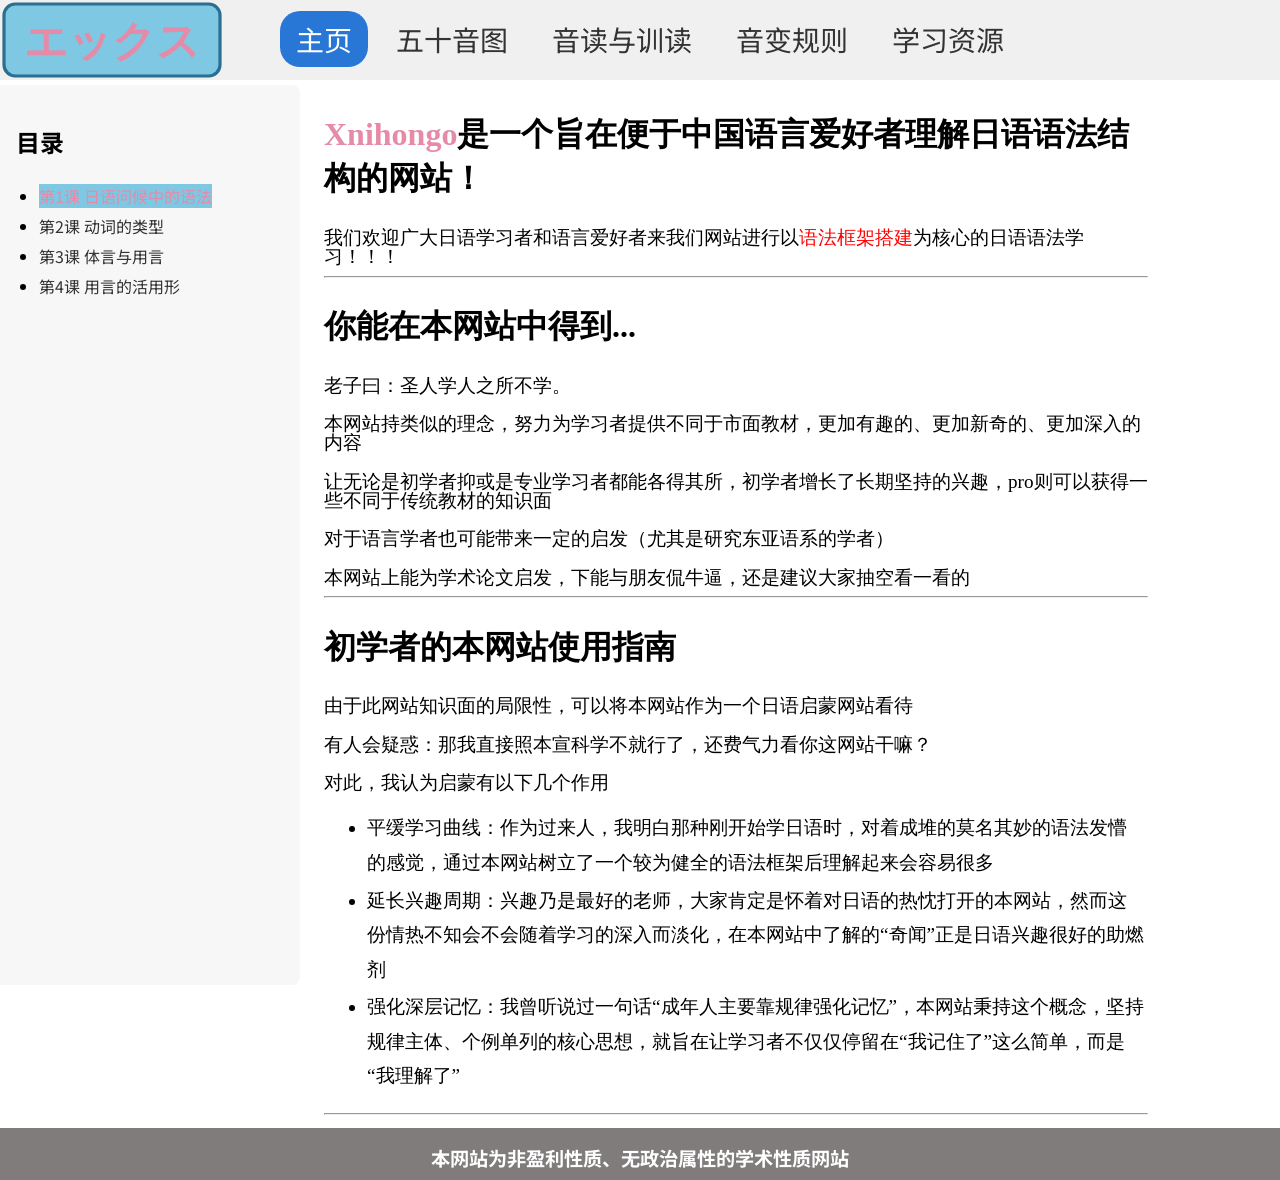
<file: index.html>
<!DOCTYPE html>
<html lang="zh-CN">
<head>
  <meta charset="UTF-8">
  <meta name="viewport" content="width=device-width, initial-scale=1.0">
  <title>Xnihongo</title>
  <link rel="stylesheet" href="style.css">
  <link rel="icon" type="image/svg+xml" href="images/icon.svg">
  <link rel="preconnect" href="https://fonts.googleapis.com">
    <link rel="preconnect" href="https://fonts.gstatic.com" crossorigin>
    <link href="https://fonts.googleapis.com/css2?family=Noto+Sans+JP:wght@400;700&family=Noto+Sans+SC:wght@400;700&display=swap" rel="stylesheet">
</head>
<body>
  <header class="header">
    <div class="header__inner">
        <a href="index.html" class="logo-link">
        <img src="images/logo.svg" alt="Xnihongo" class="logo-img">
        </a>
      <nav class="nav">
        <a href="index.html" class="active">主页</a>
        <a href="gojyuuonzu.html">五十音图</a>
        <a href="onkun.html">音读与训读</a>
        <a href="onbin.html">音变规则</a>
        <a href="jpresource.html">学习资源</a>
      </nav>
    </div>
  </header>

  <div class="page">
    <aside class="sidebar">
      <h3>目录</h3>
      <ul>
        <li><a href="lesson1.html" class="active">第1课 日语问候中的语法</a></li>
        <li><a href="lesson2.html">第2课 动词的类型</a></li>
        <li><a href="lesson3.html">第3课 体言与用言</a></li>
        <li><a href="lesson4.html">第4课 用言的活用形</a></li>
      </ul>
    </aside>
    <div class="content">
      <main>
        <section class="hero">
          <h2><span class="sakura">Xnihongo</span>是一个旨在便于中国语言爱好者理解日语语法结构的网站！</h1>
          <p>我们欢迎广大日语学习者和语言爱好者来我们网站进行以<span class="imp">语法框架搭建</span>为核心的日语语法学习！！！</p>
          <hr>
        </section>
        <section class="hero">
          <h2>你能在本网站中得到...</h1>
          <p>老子曰：圣人学人之所不学。</p>
          <p>本网站持类似的理念，努力为学习者提供不同于市面教材，更加有趣的、更加新奇的、更加深入的内容</p>
          <p>让无论是初学者抑或是专业学习者都能各得其所，初学者增长了长期坚持的兴趣，pro则可以获得一些不同于传统教材的知识面</p>
          <p>对于语言学者也可能带来一定的启发（尤其是研究东亚语系的学者）</p>
          <p>本网站上能为学术论文启发，下能与朋友侃牛逼，还是建议大家抽空看一看的</p>
          <hr>
        </section>
        <section class="hero">
          <h2>初学者的本网站使用指南</h1>
          <p>由于此网站知识面的局限性，可以将本网站作为一个日语启蒙网站看待</p>
          <p>有人会疑惑：那我直接照本宣科学不就行了，还费气力看你这网站干嘛？</p>
          <p>对此，我认为启蒙有以下几个作用</p>
          <ul class="normal">
            <li>平缓学习曲线：作为过来人，我明白那种刚开始学日语时，对着成堆的莫名其妙的语法发懵的感觉，通过本网站树立了一个较为健全的语法框架后理解起来会容易很多</li>
            <li>延长兴趣周期：兴趣乃是最好的老师，大家肯定是怀着对日语的热忱打开的本网站，然而这份情热不知会不会随着学习的深入而淡化，在本网站中了解的“奇闻”正是日语兴趣很好的助燃剂</li>
            <li>强化深层记忆：我曾听说过一句话“成年人主要靠规律强化记忆”，本网站秉持这个概念，坚持规律主体、个例单列的核心思想，就旨在让学习者不仅仅停留在“我记住了”这么简单，而是“我理解了”</li>
          </ul>
          <hr>
        </section>
      </main>
    </div>
  </div>

  <footer>
    <p><strong>本网站为非盈利性质、无政治属性的学术性质网站</strong></p>
  </footer>
</body>
</html>
</file>
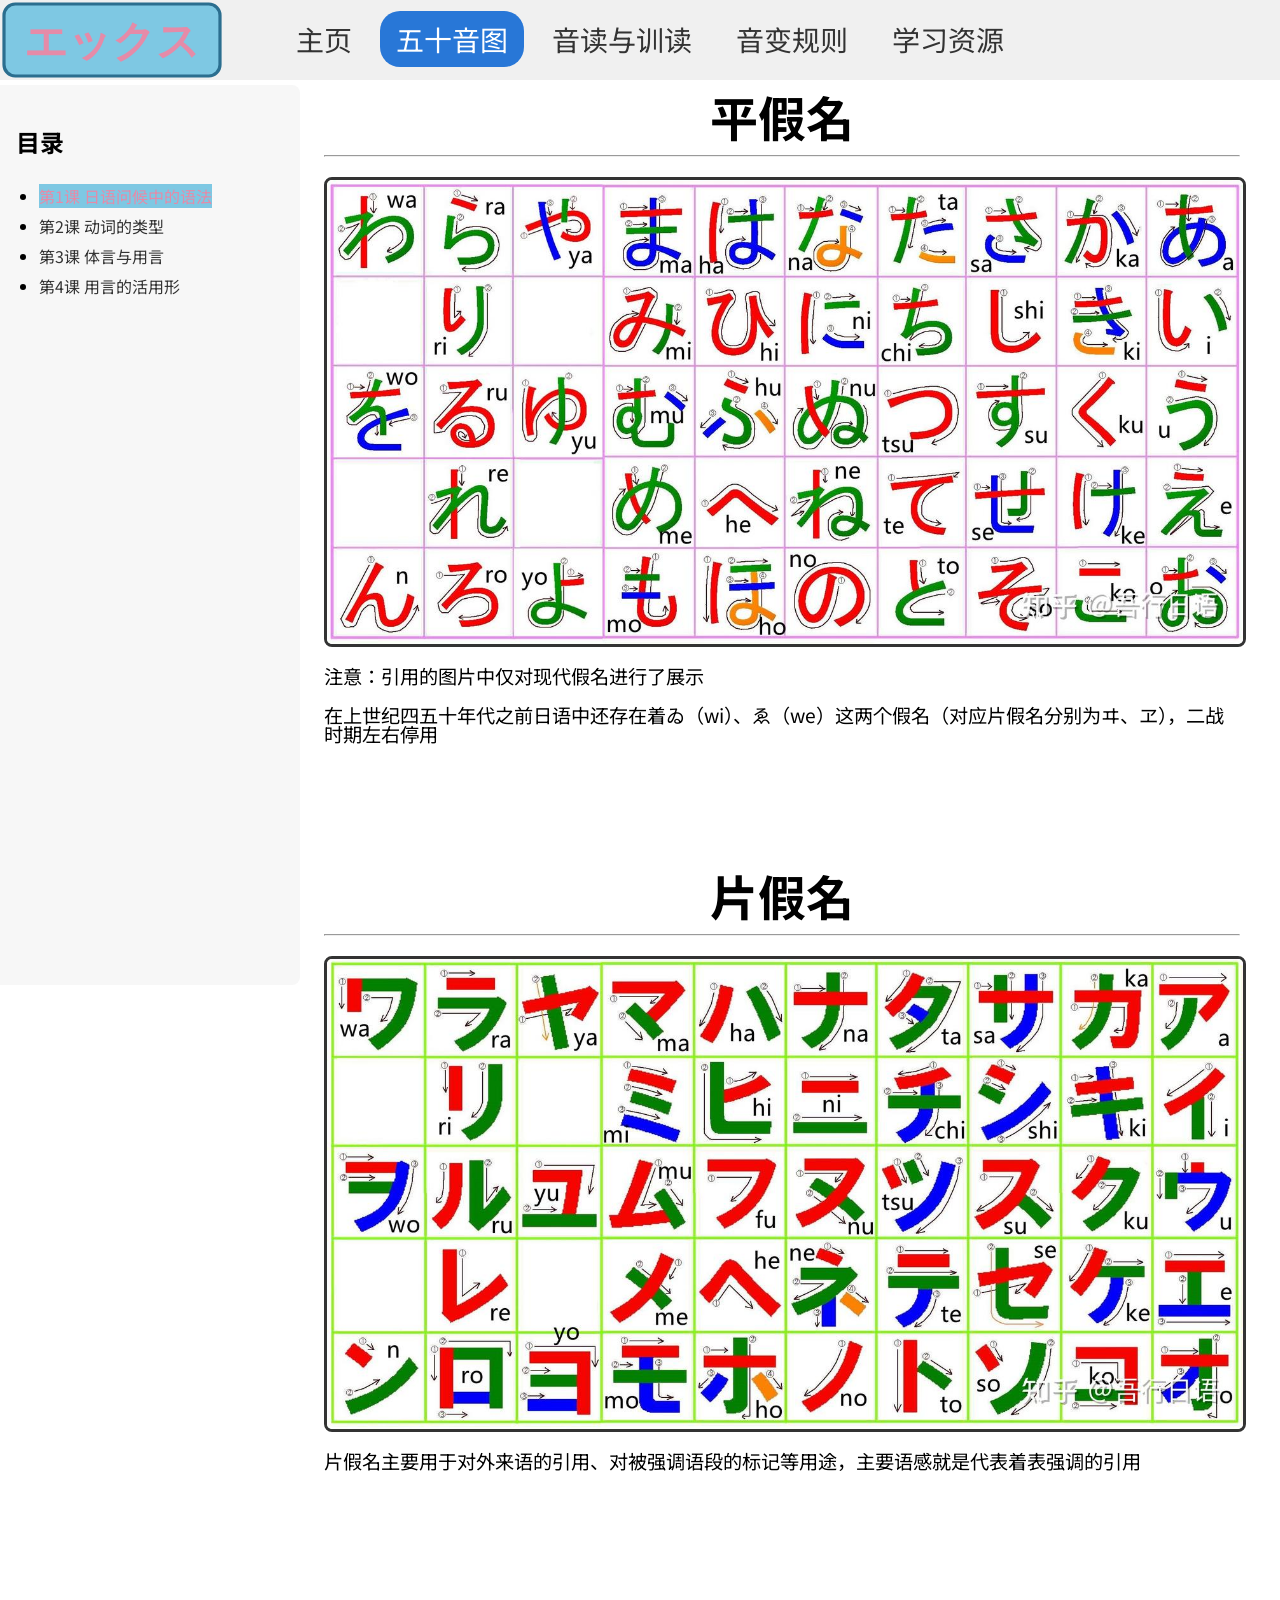
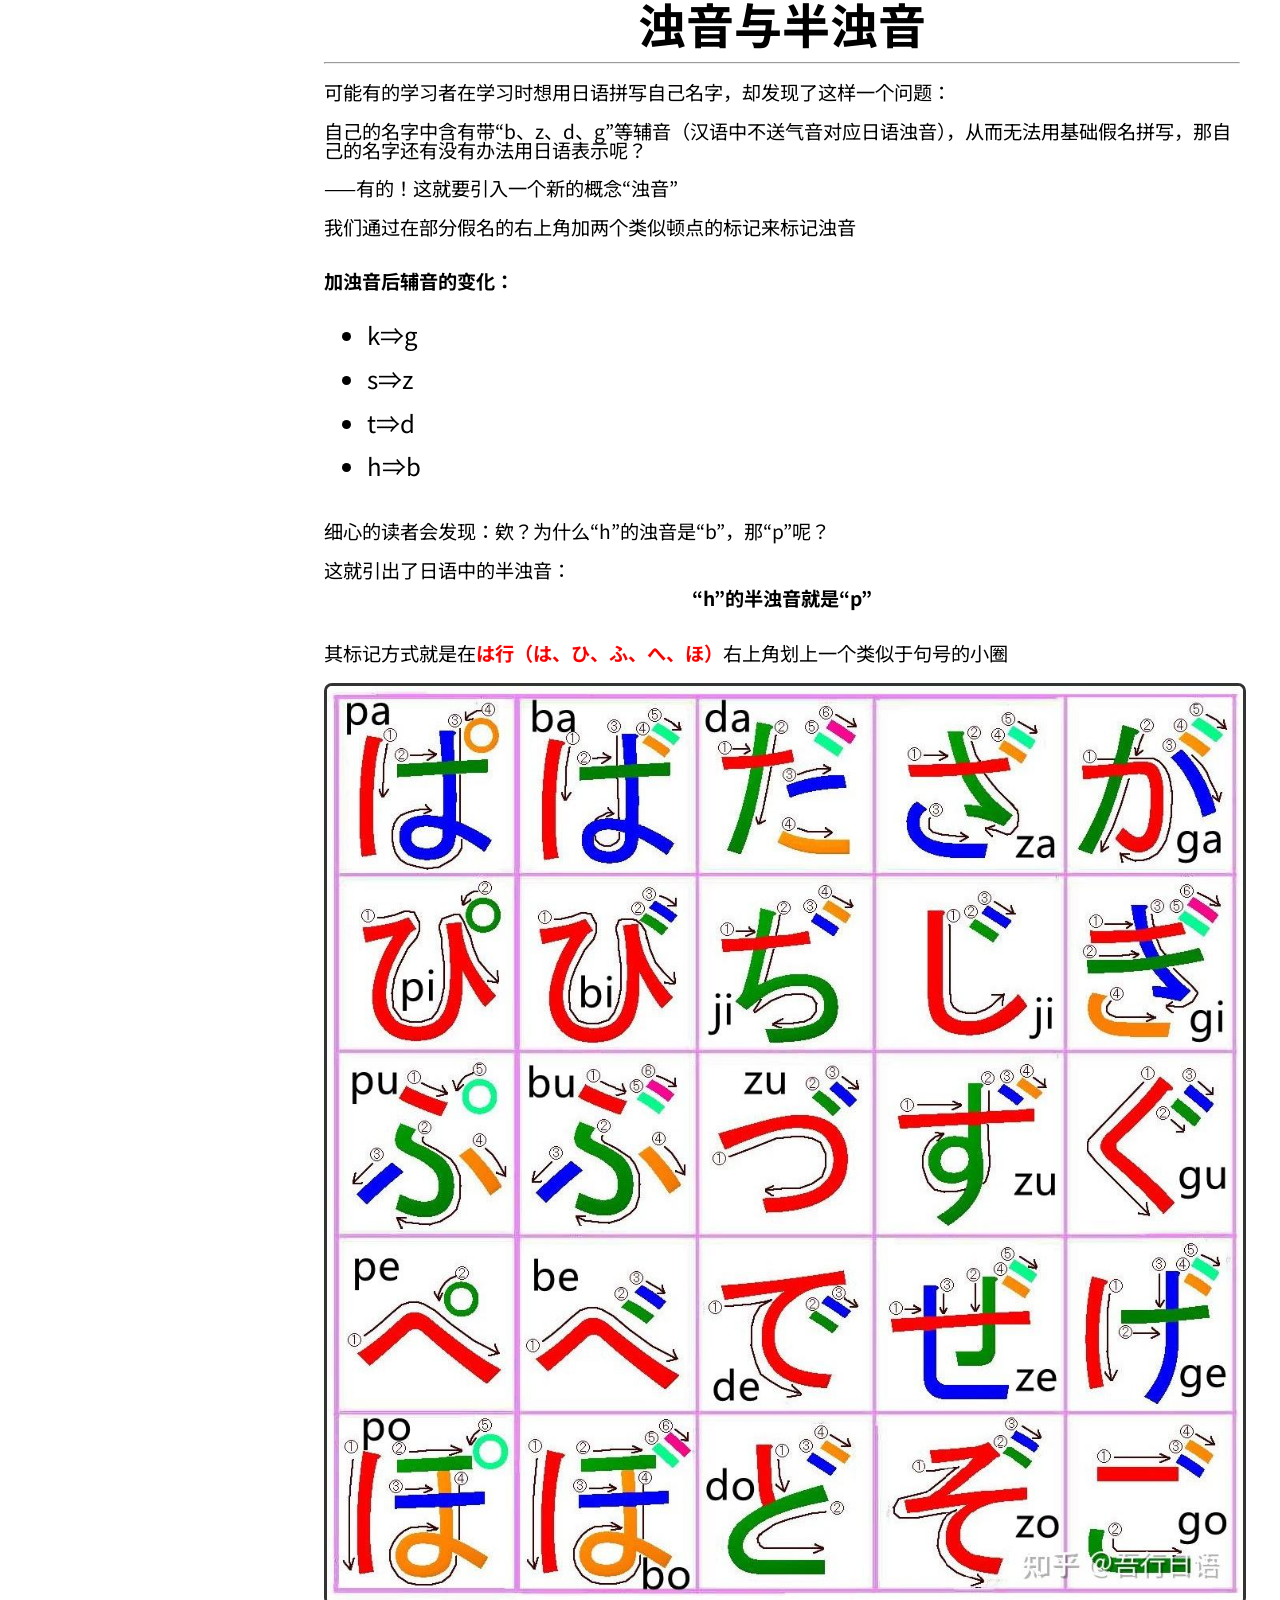
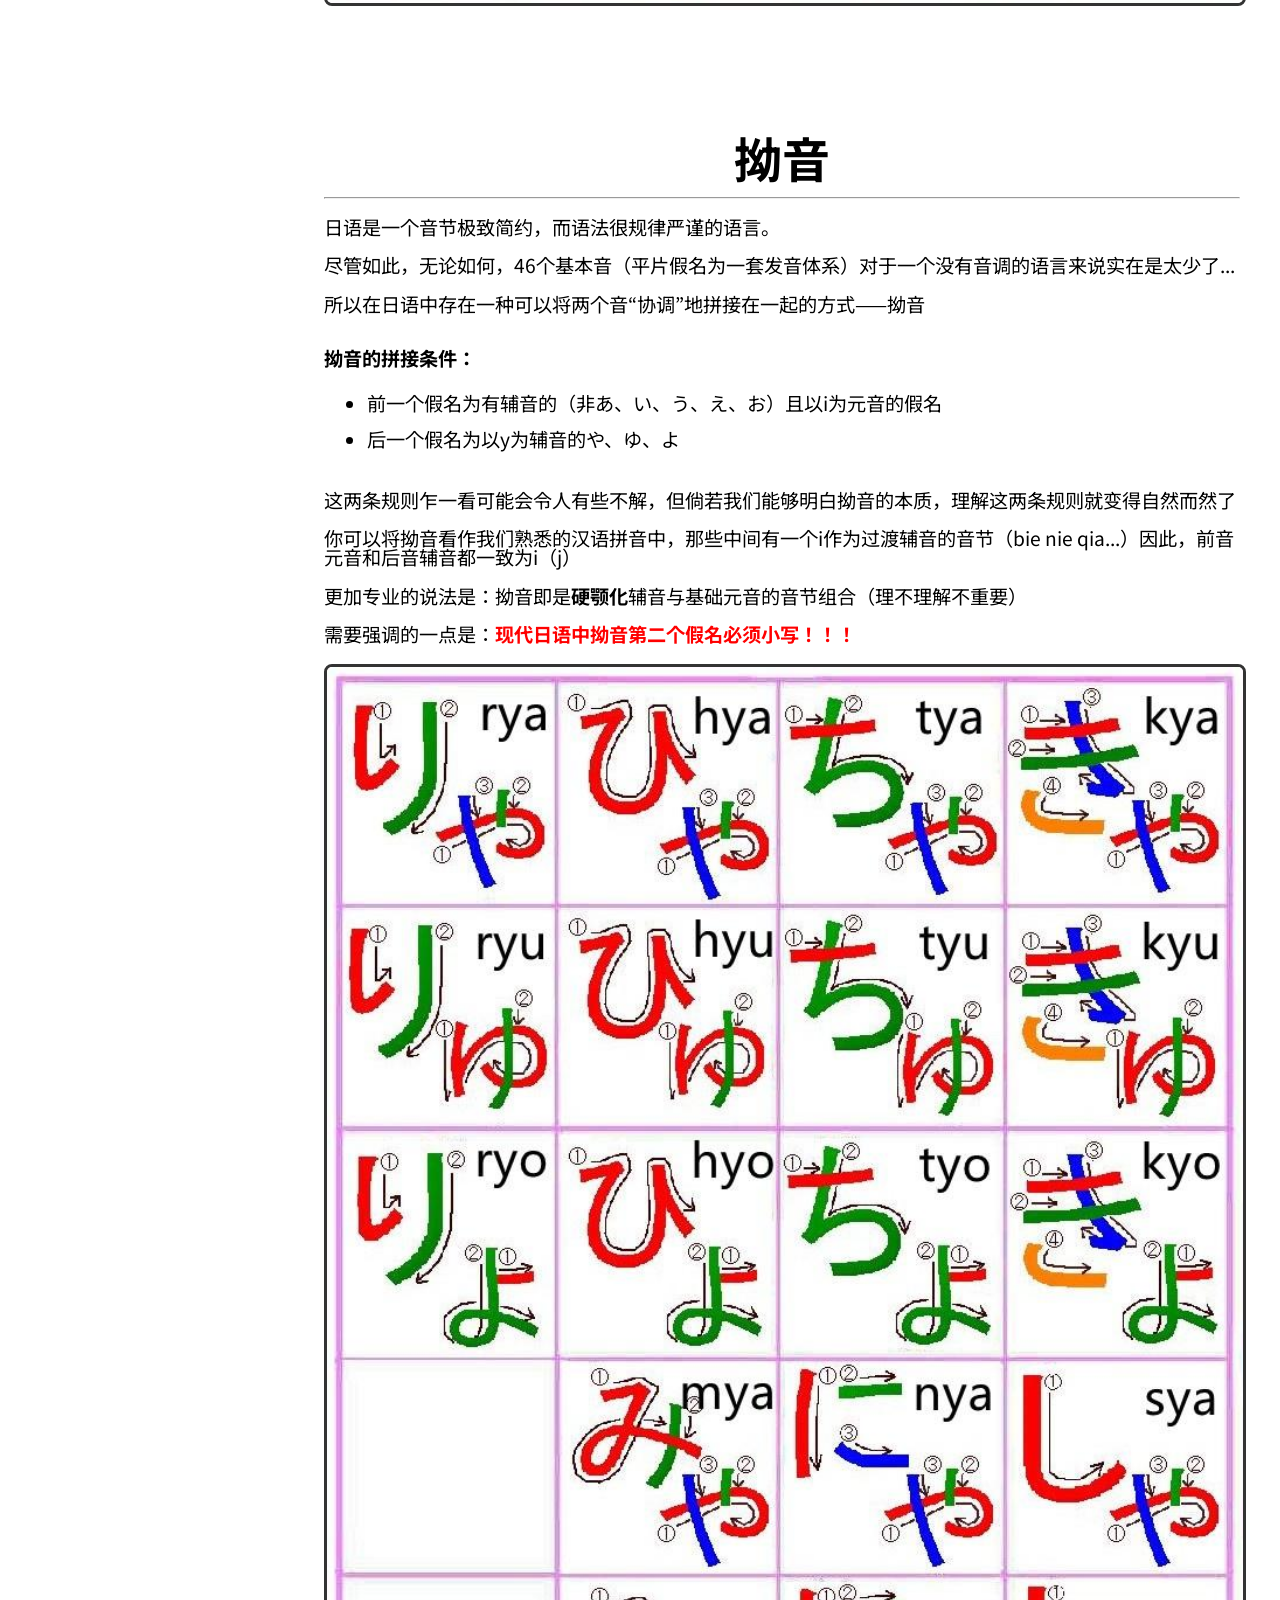
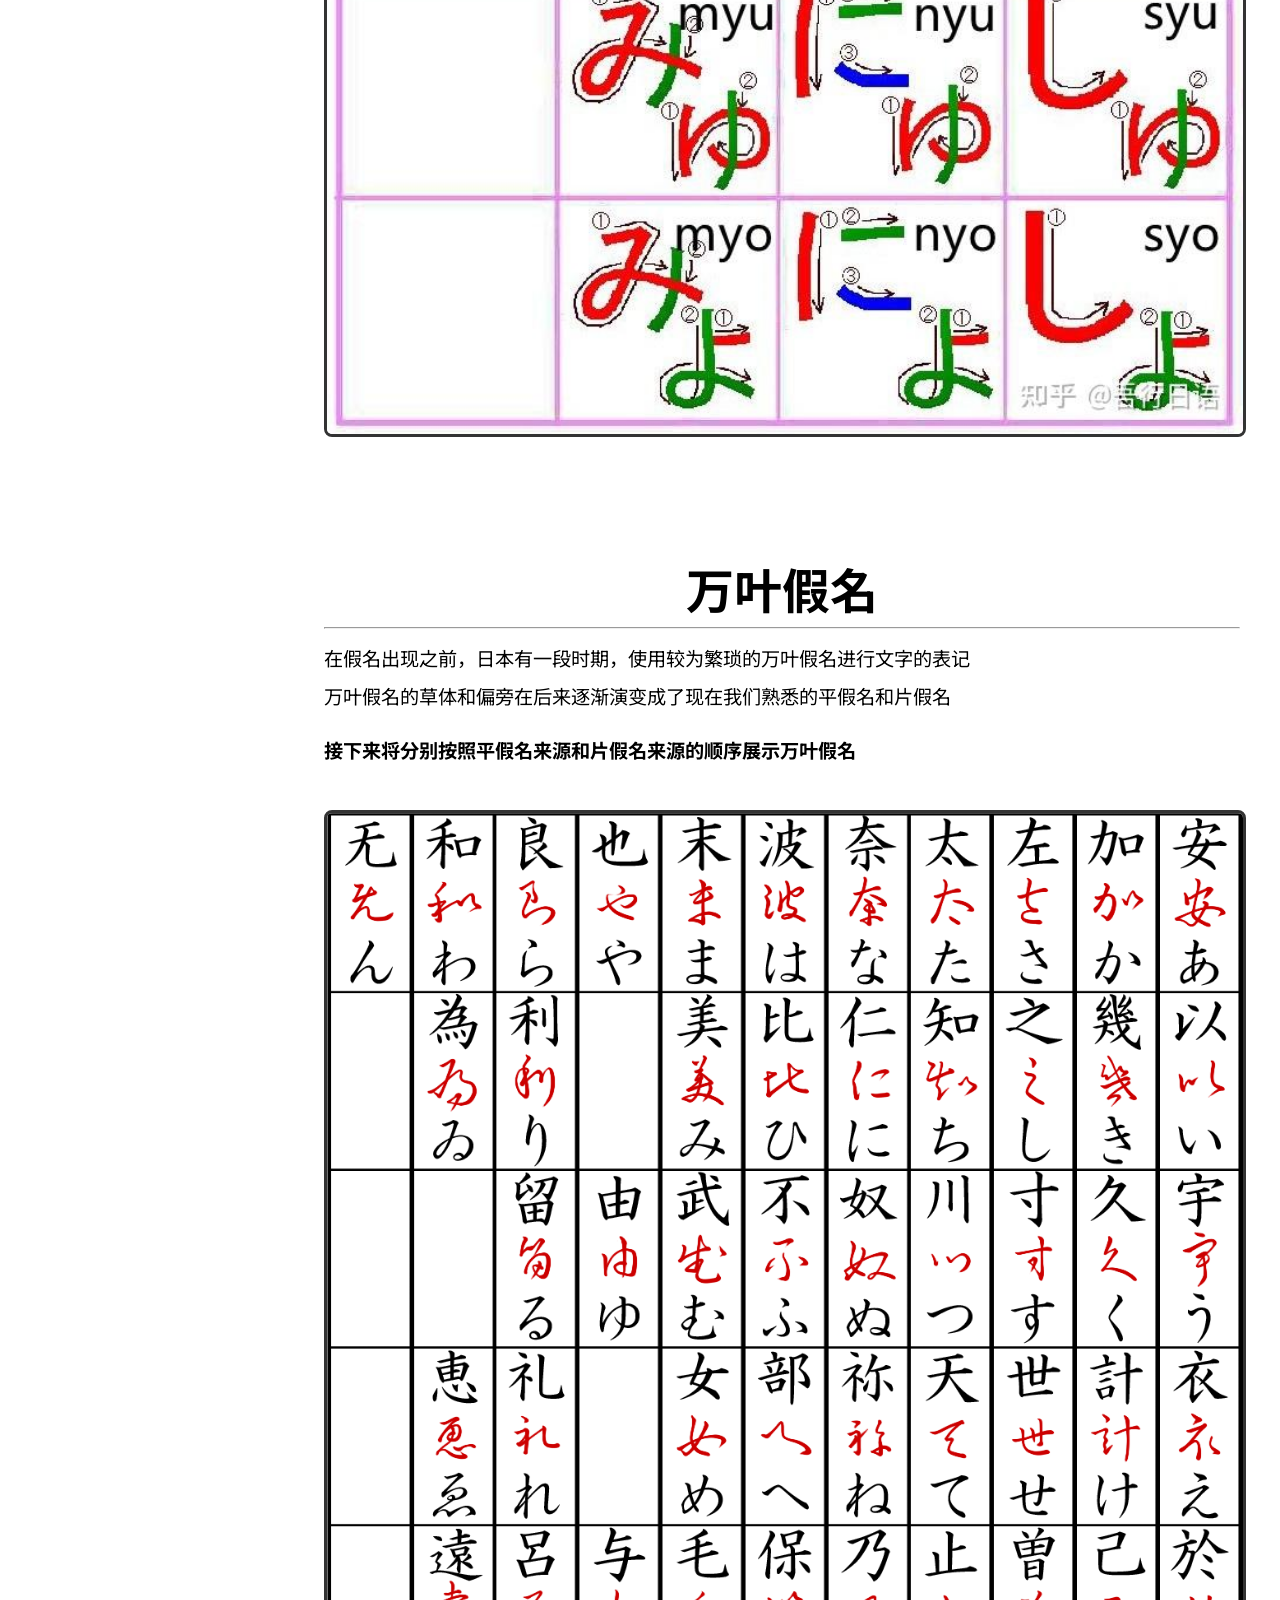
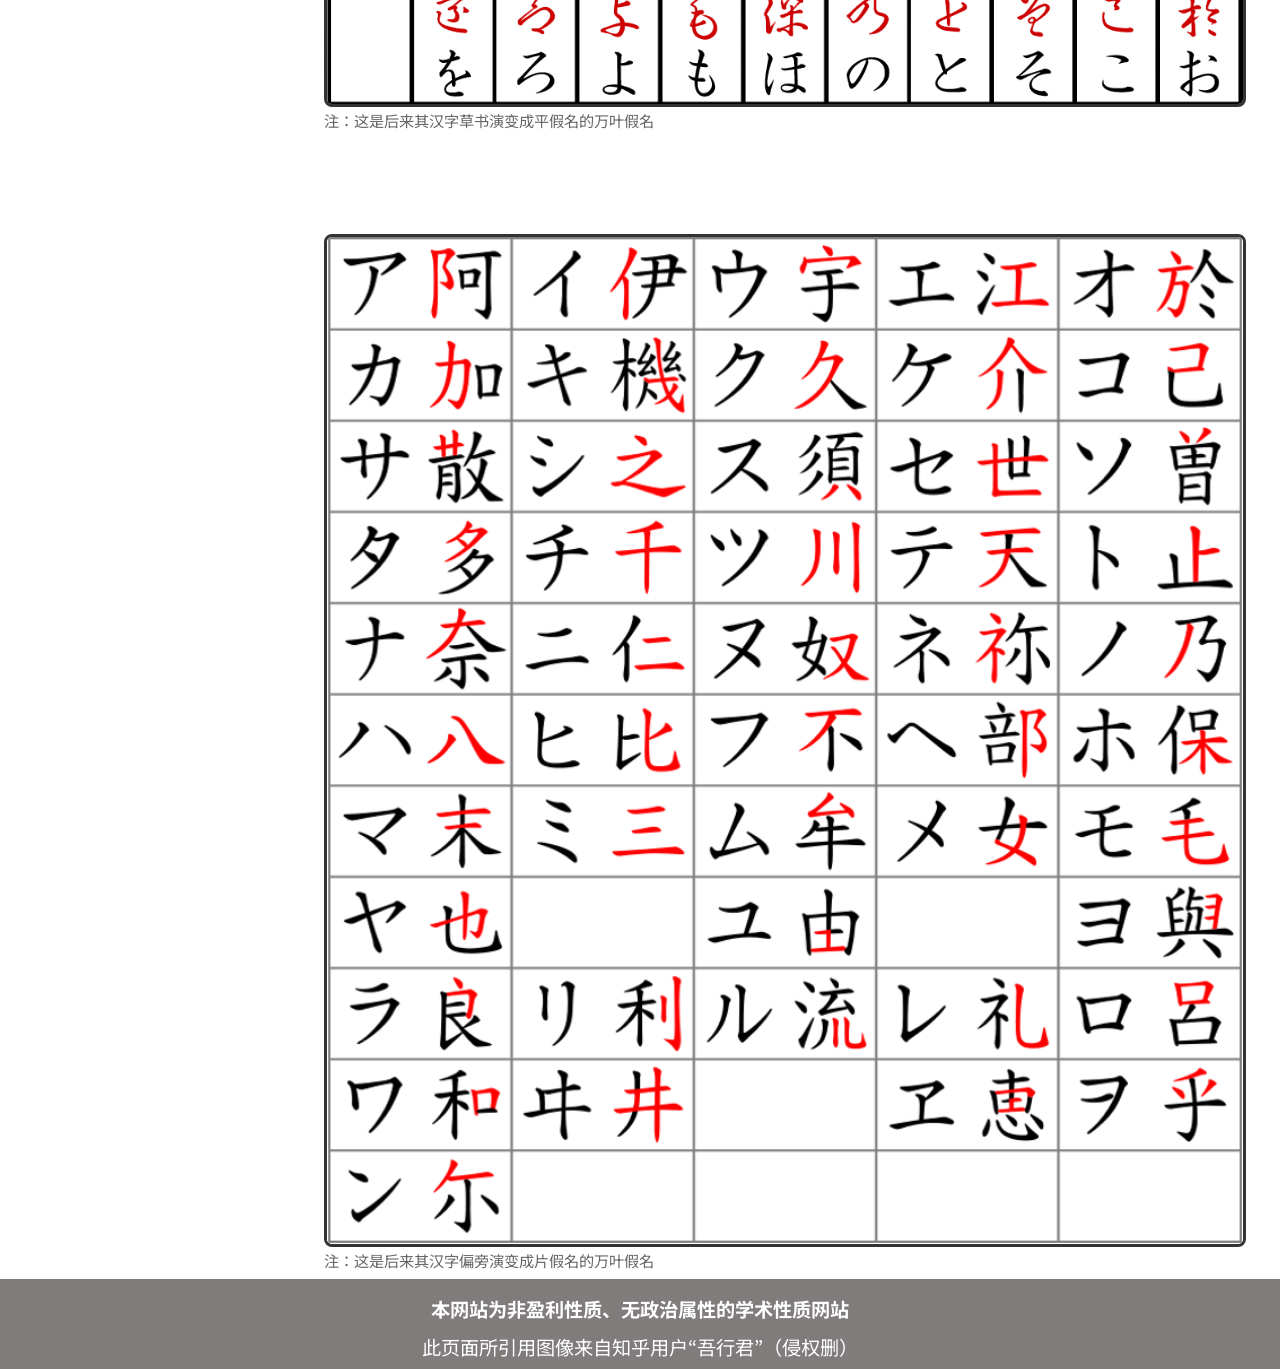
<file: gojyuuonzu.html>
<!DOCTYPE html>
<html lang="zh-CN">
<head>
    <meta charset="UTF-8">
    <meta name="viewport" content="width=device-width, initial-scale=1.0">
    <title>五十音图</title>
    <link rel="stylesheet" href="style.css">
    <link rel="icon" type="image/svg+xml" href="images/icon.svg">
    <link rel="preconnect" href="https://fonts.googleapis.com">
    <link rel="preconnect" href="https://fonts.gstatic.com" crossorigin>
    <link href="https://fonts.googleapis.com/css2?family=Noto+Sans+JP:wght@400;700&family=Noto+Sans+SC:wght@400;700&display=swap" rel="stylesheet">
</head>
<body>

  <header class="header">
    <div class="header__inner">
        <a href="index.html" class="logo-link">
        <img src="images/logo.svg" alt="Xnihongo" class="logo-img">
        </a>
      <nav class="nav">
        <a href="index.html">主页</a>
        <a href="gojyuuonzu.html" class="active">五十音图</a>
        <a href="onkun.html">音读与训读</a>
        <a href="onbin.html">音变规则</a>
        <a href="jpresource.html">学习资源</a>
      </nav>
    </div>
  </header>

  <div class="page">
    <aside class="sidebar">
      <h3>目录</h3>
      <ul>
        <li><a href="lesson1.html" class="active">第1课 日语问候中的语法</a></li>
        <li><a href="lesson2.html">第2课 动词的类型</a></li>
        <li><a href="lesson3.html">第3课 体言与用言</a></li>
        <li><a href="lesson4.html">第4课 用言的活用形</a></li>
      </ul>
    </aside>

    <main class="content">
      <h1 class="center">平假名</h1>
      <hr>
      <div class="photo-box">
        <img src="images/hiragana.jpg" alt="平假名">
      </div>
      <p class="under">注意：引用的图片中仅对现代假名进行了展示</p>
      <p>在上世纪四五十年代之前日语中还存在着ゐ（wi）、ゑ（we）这两个假名（对应片假名分别为ヰ、ヱ），二战时期左右停用</p>
      
      <h1 class="center" style="margin-top: 120px;">片假名</h1>
      <hr>
      <div class="photo-box">
        <img src="images/katakana.jpg" alt="片假名">
      </div>
      <p class="under">片假名主要用于对外来语的引用、对被强调语段的标记等用途，主要语感就是代表着表强调的引用</p>
      <section>
        <h1 class="center" style="margin-top: 120px;">浊音与半浊音</h1>
        <hr>
        <p>可能有的学习者在学习时想用日语拼写自己名字，却发现了这样一个问题：</p>
        <p>自己的名字中含有带“b、z、d、g”等辅音（汉语中不送气音对应日语浊音），从而无法用基础假名拼写，那自己的名字还有没有办法用日语表示呢？</p>
        <p>——有的！这就要引入一个新的概念“浊音”</p>
        <p>我们通过在部分假名的右上角加两个类似顿点的标记来标记浊音</p>
        <p style="margin-top: 35px;"><strong>加浊音后辅音的变化：</strong></p>
        <ul class="example">
            <li>k&rArr;g</li>
            <li>s&rArr;z</li>
            <li>t&rArr;d</li>
            <li>h&rArr;b</li>
        </ul>
        <p style="margin-top: 35px;">细心的读者会发现：欸？为什么“h”的浊音是“b”，那“p”呢？</p>
        <p>这就引出了日语中的半浊音：</p>
        <p  class="center"><strong>“h”的半浊音就是“p”</strong></p>
        <p style="margin-top: 35px;">其标记方式就是在<span class="imp"><strong>は行（は、ひ、ふ、へ、ほ）</strong></span>右上角划上一个类似于句号的小圈</p>
    </section>
        <div class="photo-box">
            <img src="images/dakuon.jpg" alt="浊音">
        </div>
      <section>
        <h1 class="center" style="margin-top: 120px;">拗音</h1>
        <hr>
        <p>日语是一个音节极致简约，而语法很规律严谨的语言。</p>
        <p>尽管如此，无论如何，46个基本音（平片假名为一套发音体系）对于一个没有音调的语言来说实在是太少了...</p>
        <p>所以在日语中存在一种可以将两个音“协调”地拼接在一起的方式——拗音</p>
        <p style="margin-top: 35px;"><strong>拗音的拼接条件：</strong></p>
        <ul class="normal">
        <li>前一个假名为有辅音的（非あ、い、う、え、お）且以i为元音的假名</li>
        <li>后一个假名为以y为辅音的や、ゆ、よ</li>
        </ul>
        <p style="margin-top: 35px;">这两条规则乍一看可能会令人有些不解，但倘若我们能够明白拗音的本质，理解这两条规则就变得自然而然了</p>
        <p>你可以将拗音看作我们熟悉的汉语拼音中，那些中间有一个i作为过渡辅音的音节（bie nie qia...）因此，前音元音和后音辅音都一致为i（j）</p>
        <p>更加专业的说法是：拗音即是<strong>硬颚化</strong>辅音与基础元音的音节组合（理不理解不重要）</p>
        <p>需要强调的一点是：<span class="imp"><strong>现代日语中拗音第二个假名必须小写！！！</strong></span></p>
      </section>
      <div class="photo-box under">
        <img src="images/youon.jpg" alt="拗音">
      </div>
      <h1 id="manyougana" class="center" style="margin-top: 120px;">万叶假名</h1>
      <hr>
      <p>在假名出现之前，日本有一段时期，使用较为繁琐的万叶假名进行文字的表记</p>
      <p>万叶假名的草体和偏旁在后来逐渐演变成了现在我们熟悉的平假名和片假名</p>
      <p style="margin-top: 35px;"><strong>接下来将分别按照平假名来源和片假名来源的顺序展示万叶假名</strong></p>
      <div class="photo-box" style="margin-top: 50px;">
            <img src="images/manyouhiragana.png" alt="演变成平假名的万叶假名">
      </div>
      <small>注：这是后来其汉字草书演变成平假名的万叶假名</small>
      <div class="photo-box" style="margin-top: 100px;">
            <img src="images/manyoukatakana.png" alt="演变成片假名的万叶假名">
      </div>
      <small>注：这是后来其汉字偏旁演变成片假名的万叶假名</small>
    </main>
  </div>

  <footer>
    <p><strong>本网站为非盈利性质、无政治属性的学术性质网站</strong></p>
    <p>此页面所引用图像来自知乎用户“吾行君”（侵权删）</p>
  </footer>

</body>
</html>
</file>
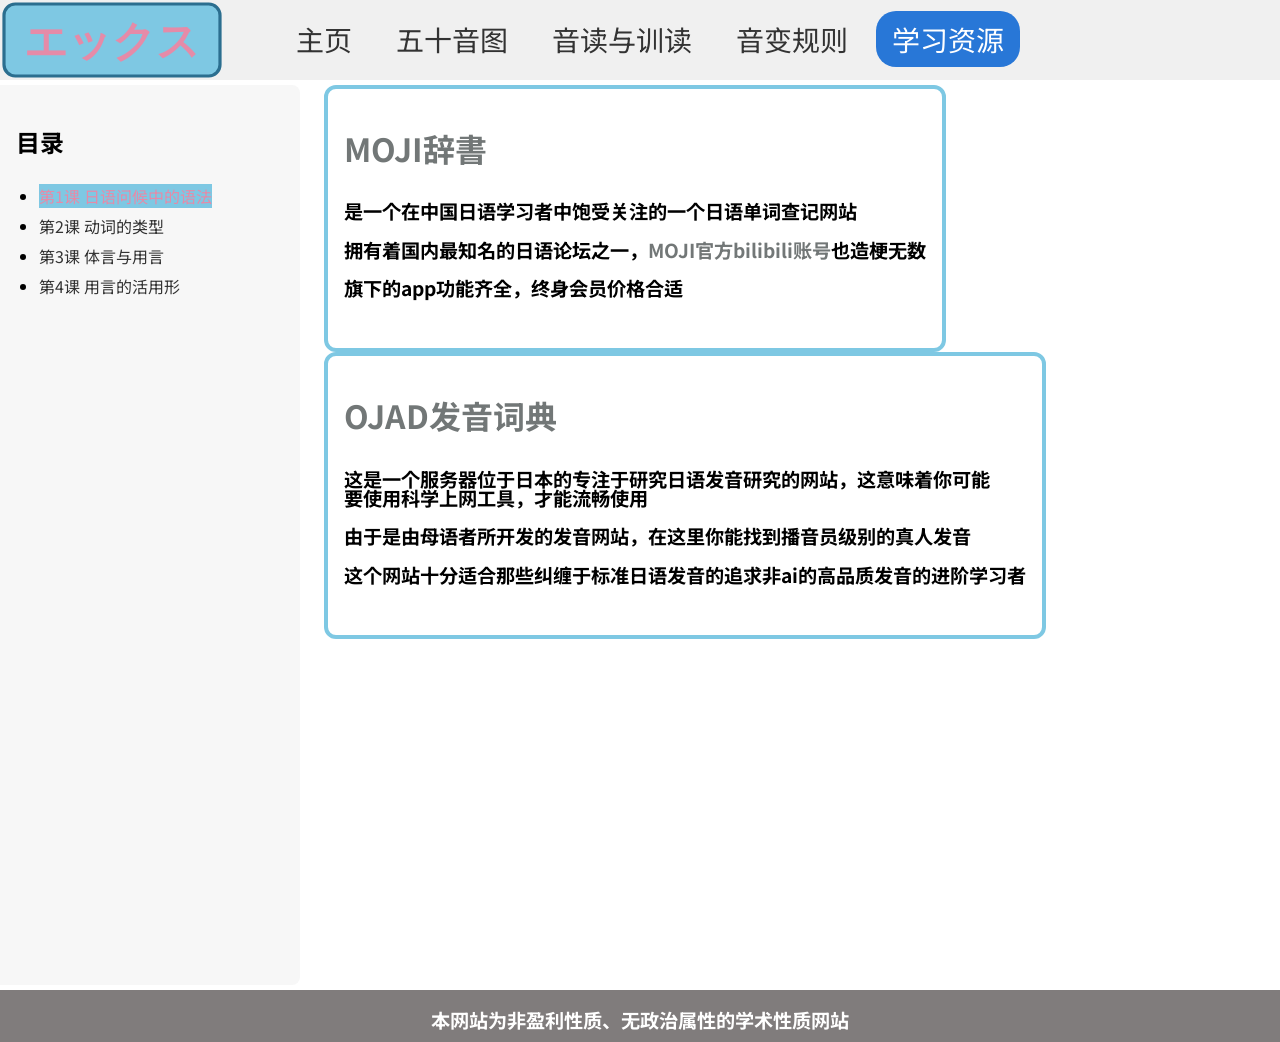
<file: jpresource.html>
<!DOCTYPE html>
<html lang="zh-CN">
<head>
  <meta charset="UTF-8">
  <meta name="viewport" content="width=device-width, initial-scale=1.0">
  <title>Xnihongo</title>
  <link rel="stylesheet" href="style.css">
  <link rel="icon" type="image/svg+xml" href="images/icon.svg">
  <link rel="preconnect" href="https://fonts.googleapis.com">
    <link rel="preconnect" href="https://fonts.gstatic.com" crossorigin>
    <link href="https://fonts.googleapis.com/css2?family=Noto+Sans+JP:wght@400;700&family=Noto+Sans+SC:wght@400;700&display=swap" rel="stylesheet">
</head>
<body>
  <header class="header">
    <div class="header__inner">
        <a href="index.html" class="logo-link">
        <img src="images/logo.svg" alt="Xnihongo" class="logo-img">
        </a>
      <nav class="nav">
        <a href="index.html">主页</a>
        <a href="gojyuuonzu.html">五十音图</a>
        <a href="onkun.html">音读与训读</a>
        <a href="onbin.html">音变规则</a>
        <a href="jpresource.html" class="active">学习资源</a>
      </nav>
    </div>
  </header>

  <div class="page">
    <aside class="sidebar">
      <h3>目录</h3>
      <ul>
        <li><a href="lesson1.html" class="active">第1课 日语问候中的语法</a></li>
        <li><a href="lesson2.html">第2课 动词的类型</a></li>
        <li><a href="lesson3.html">第3课 体言与用言</a></li>
        <li><a href="lesson4.html">第4课 用言的活用形</a></li>
      </ul>
    </aside>
    <div class="content">
      <main>
        <section class="introduce box">
          <h2><a href="https://www.mojidict.com/">MOJI辞書</a></h2>
          <p>是一个在中国日语学习者中饱受关注的一个日语单词查记网站</p>
          <p>拥有着国内最知名的日语论坛之一，<a href="https://space.bilibili.com/6697975">MOJI官方bilibili账号</a>也造梗无数</p>
          <p style="margin-bottom: 40px;">旗下的app功能齐全，终身会员价格合适</p>
        </section>
        <section class="introduce box">
          <h2><a href="https://www.gavo.t.u-tokyo.ac.jp/ojad/chi/pages/home">OJAD发音词典</a></h2>
          <p>这是一个服务器位于日本的专注于研究日语发音研究的网站，这意味着你可能<br>要使用科学上网工具，才能流畅使用</p>
          <p>由于是由母语者所开发的发音网站，在这里你能找到播音员级别的真人发音</p>
          <p style="margin-bottom: 40px;">这个网站十分适合那些纠缠于标准日语发音的追求非ai的高品质发音的进阶学习者</p>
        </section>
      </main>
    </div>
  </div>

  <footer>
    <p><strong>本网站为非盈利性质、无政治属性的学术性质网站</strong></p>
  </footer>
</body>
</html>
</file>
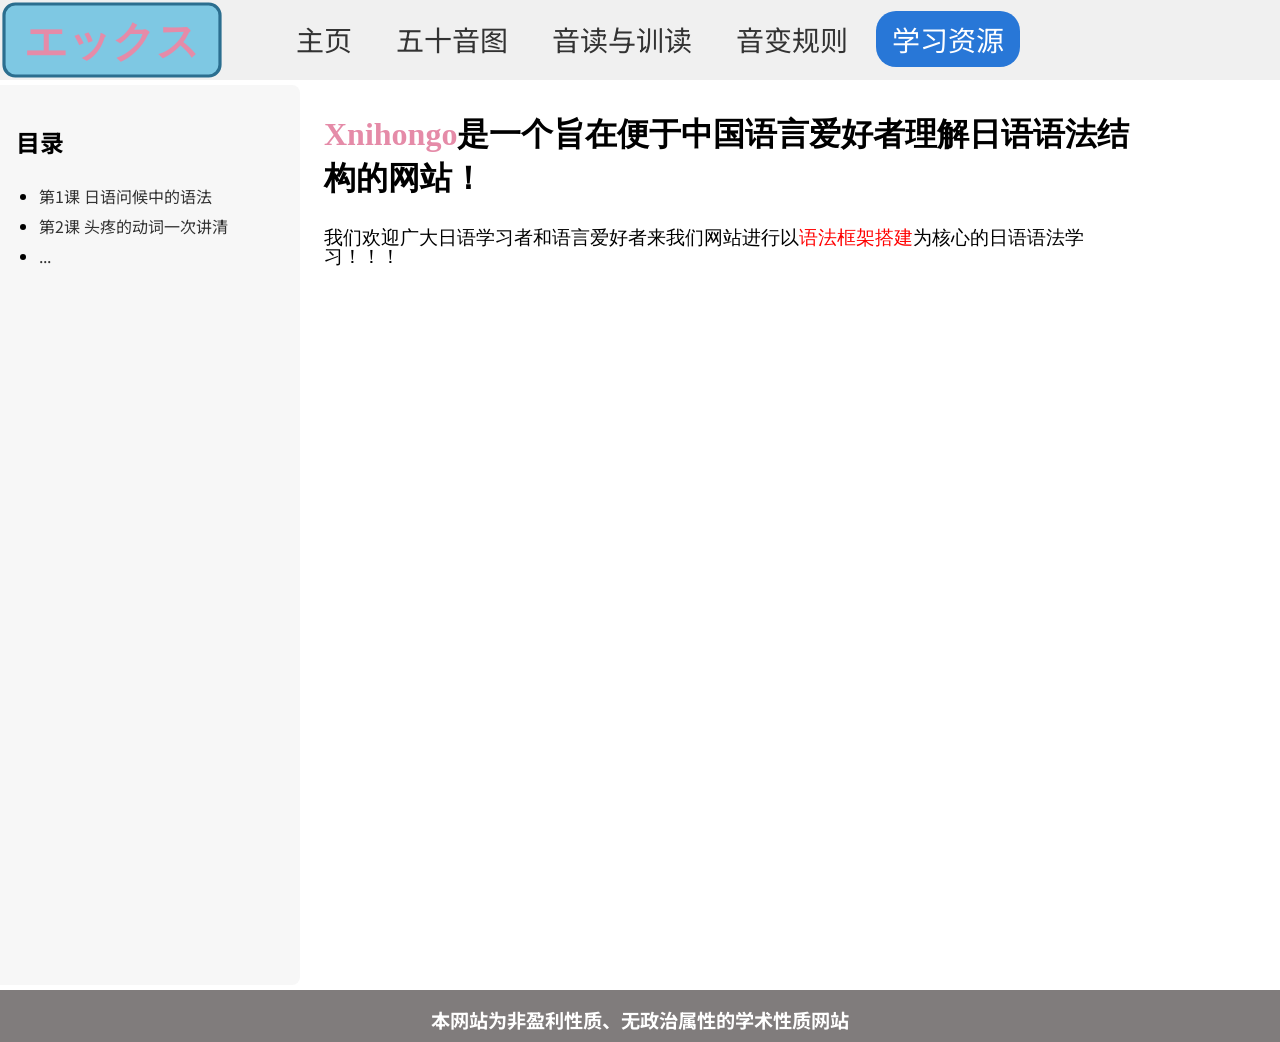
<file: jpsource.html>
<!DOCTYPE html>
<html lang="zh-CN">
<head>
  <meta charset="UTF-8">
  <meta name="viewport" content="width=device-width, initial-scale=1.0">
  <title>Xnihongo</title>
  <link rel="stylesheet" href="style.css">
  <link rel="icon" type="image/svg+xml" href="images/icon.svg">
  <link rel="preconnect" href="https://fonts.googleapis.com">
    <link rel="preconnect" href="https://fonts.gstatic.com" crossorigin>
    <link href="https://fonts.googleapis.com/css2?family=Noto+Sans+JP:wght@400;700&family=Noto+Sans+SC:wght@400;700&display=swap" rel="stylesheet">
</head>
<body>
  <header class="header">
    <div class="header__inner">
        <a href="index.html" class="logo-link">
        <img src="images/logo.svg" alt="Xnihongo" class="logo-img">
        </a>
      <nav class="nav">
        <a href="index.html">主页</a>
        <a href="gojyuuonzu.html">五十音图</a>
        <a href="onkun.html">音读与训读</a>
        <a href="onbin.html">音变规则</a>
        <a href="jpsource.html" class="active">学习资源</a>
      </nav>
    </div>
  </header>

  <div class="page">
    <aside class="sidebar">
      <h3>目录</h3>
      <ul>
        <li><a href="lesson1.html">第1课 日语问候中的语法</a></li>
        <li><a href="lesson2.html">第2课 头疼的动词一次讲清</a></li>
        <li><a href="lesson3.html">...</a></li>
      </ul>
    </aside>
    <div class="content">
      <main>
        <section class="hero">
          <h2><span class="sakura">Xnihongo</span>是一个旨在便于中国语言爱好者理解日语语法结构的网站！</h2>
          <p>我们欢迎广大日语学习者和语言爱好者来我们网站进行以<span class="imp">语法框架搭建</span>为核心的日语语法学习！！！</p>
        </section>
      </main>
    </div>
  </div>

  <footer>
    <p><strong>本网站为非盈利性质、无政治属性的学术性质网站</strong></p>
  </footer>
</body>
</html>
</file>
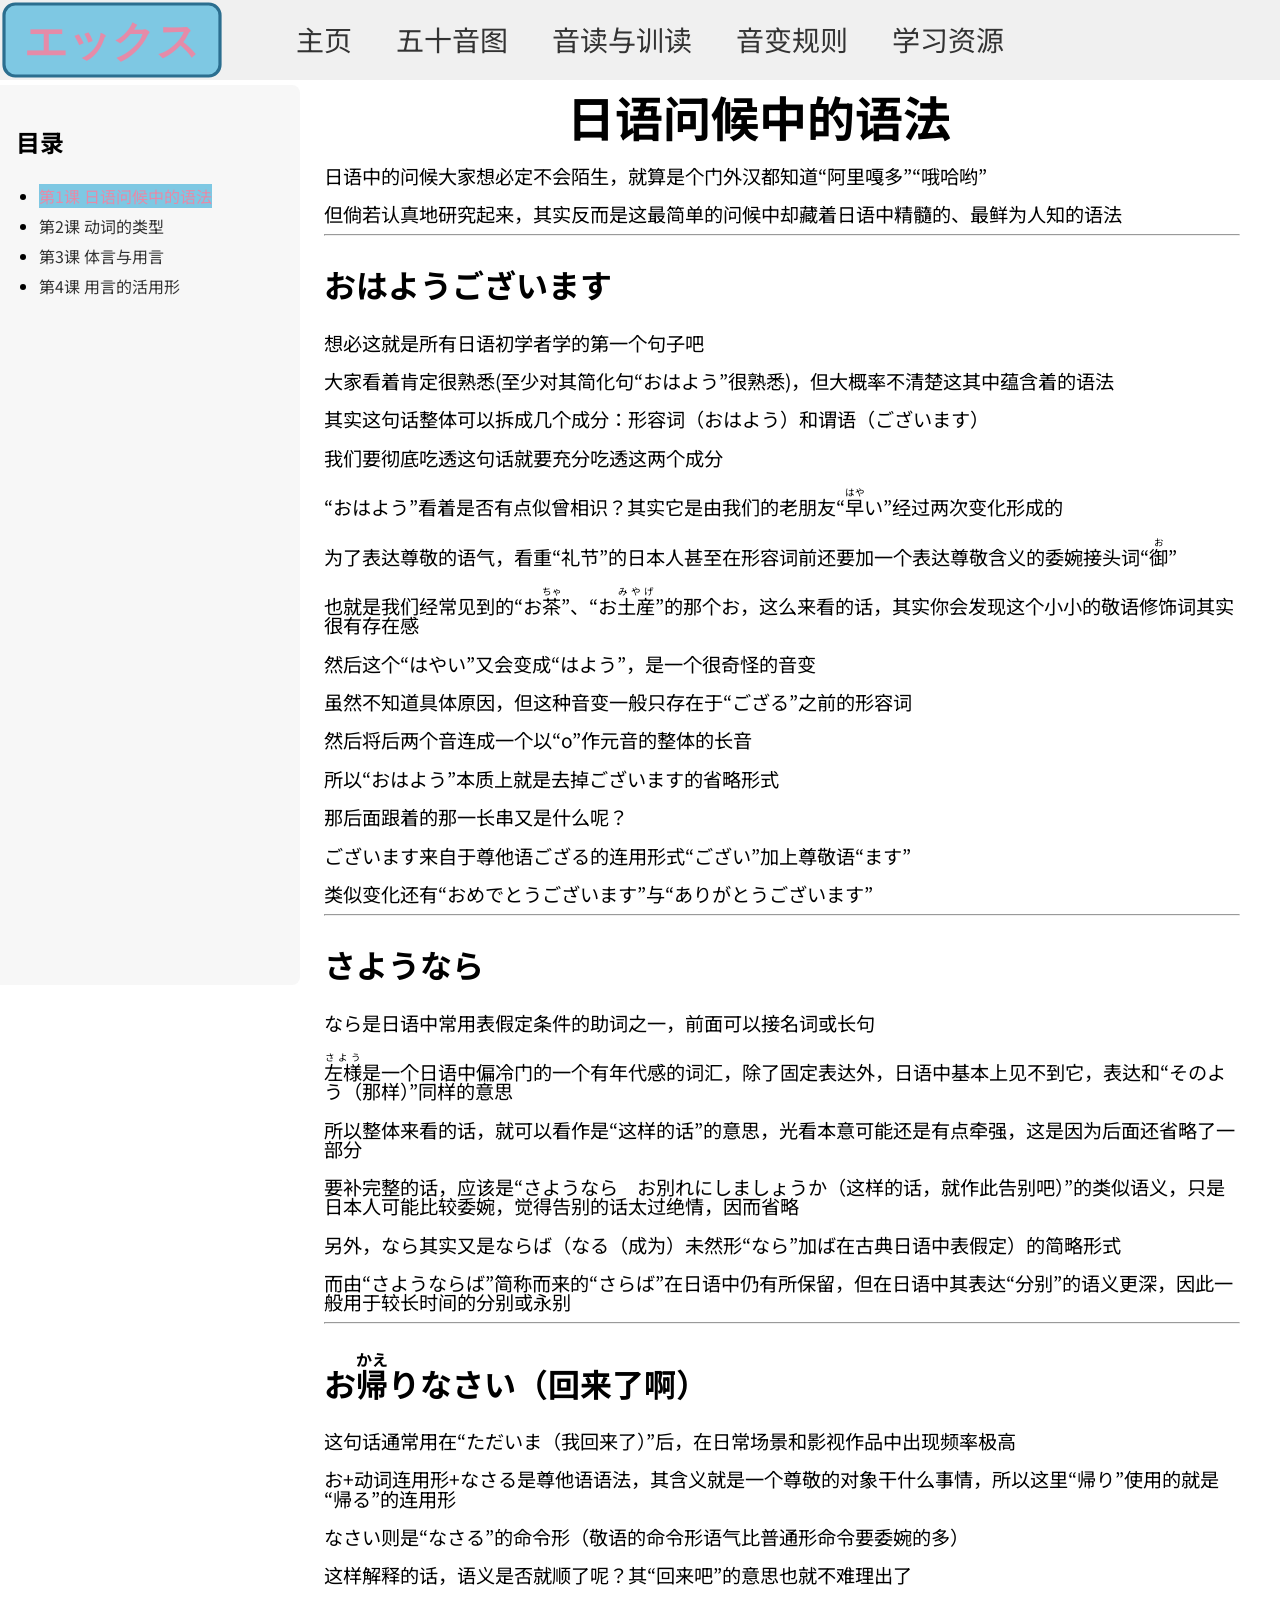
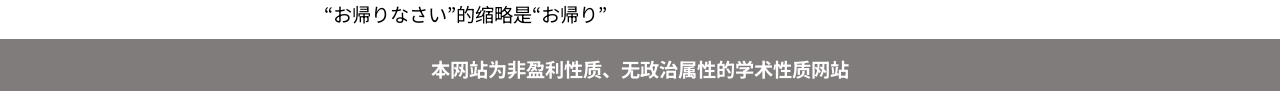
<file: lesson1.html>
<!DOCTYPE html>
<html lang="zh-CN">
<head>
  <meta charset="UTF-8">
  <meta name="viewport" content="width=device-width, initial-scale=1.0">
  <title>第1课 日语问候中的语法</title>
  <link rel="stylesheet" href="style.css">
  <link rel="icon" type="image/svg+xml" href="images/icon.svg">
  <link rel="preconnect" href="https://fonts.googleapis.com">
  <link rel="preconnect" href="https://fonts.gstatic.com" crossorigin>
  <link href="https://fonts.googleapis.com/css2?family=Noto+Sans+JP:wght@400;700&family=Noto+Sans+SC:wght@400;700&display=swap" rel="stylesheet">
  <style>
    /* 本课独有样式，不放公共CSS */
    .cnt__title {
      font-family: "SimHei";
      font-size: 28px;
      margin-bottom: 16px;
    }
    .cnt p {
      line-height: 1.8;
      margin-bottom: 12px;
    }
  </style>
</head>
<body>
  <header class="header">
    <div class="header__inner">
        <a href="index.html" class="logo-link">
        <img src="images/logo.svg" alt="Xnihongo" class="logo-img">
        </a>
      <nav class="nav">
        <a href="index.html">主页</a>
        <a href="gojyuuonzu.html">五十音图</a>
        <a href="onkun.html">音读与训读</a>
        <a href="onbin.html">音变规则</a>
        <a href="jpresource.html">学习资源</a>
      </nav>
    </div>
  </header>

  <div class="page">
    <aside class="sidebar">
      <h3>目录</h3>
      <ul>
        <li><a href="lesson1.html" class="active">第1课 日语问候中的语法</a></li>
        <li><a href="lesson2.html">第2课 动词的类型</a></li>
        <li><a href="lesson3.html">第3课 体言与用言</a></li>
        <li><a href="lesson4.html">第4课 用言的活用形</a></li>
      </ul>
    </aside>

    <div class="content">
      <main class="main">
        <section class="content">
          <h1 class="center">日语问候中的语法</h1>
          <p>日语中的问候大家想必定不会陌生，就算是个门外汉都知道“阿里嘎多”“哦哈哟”</p>
          <p>但倘若认真地研究起来，其实反而是这最简单的问候中却藏着日语中精髓的、最鲜为人知的语法</p>
        </section>
        <section>
          <hr>
          <h2>おはようございます</h2>
          <p>想必这就是所有日语初学者学的第一个句子吧</p>
          <p>大家看着肯定很熟悉(至少对其简化句“おはよう”很熟悉)，但大概率不清楚这其中蕴含着的语法</p>
          <p>其实这句话整体可以拆成几个成分：形容词（おはよう）和谓语（ございます）</p>
          <p>我们要彻底吃透这句话就要充分吃透这两个成分</p>
          <p>“おはよう”看着是否有点似曾相识？其实它是由我们的老朋友“<ruby>早<rt>はや</rt></ruby>い”经过两次变化形成的</p>
          <p>为了表达尊敬的语气，看重“礼节”的日本人甚至在形容词前还要加一个表达尊敬含义的委婉接头词“<ruby>御<rt>お</rt></ruby>”</p>
          <p>也就是我们经常见到的“お<ruby>茶<rt>ちゃ</rt></ruby>”、“お<ruby>土産<rt>みやげ</rt></ruby>”的那个お，这么来看的话，其实你会发现这个小小的敬语修饰词其实很有存在感</p>
          <p>然后这个“はやい”又会变成“はよう”，是一个很奇怪的音变</p>
          <p>虽然不知道具体原因，但这种音变一般只存在于“ござる”之前的形容词</p>
          <p>然后将后两个音连成一个以“o”作元音的整体的长音</p>
          <p>所以“おはよう”本质上就是去掉ございます的省略形式</p>
          <p>那后面跟着的那一长串又是什么呢？</p>
          <p>ございます来自于尊他语ござる的连用形式“ござい”加上尊敬语“ます”</p>
          <p>类似变化还有“おめでとうございます”与“ありがとうございます”</p>
        </section>
        <section>
          <hr>
          <h2>さようなら</h2>
          <p>なら是日语中常用表假定条件的助词之一，前面可以接名词或长句</p>
          <p><ruby>左様<rt>さよう</rt></ruby>是一个日语中偏冷门的一个有年代感的词汇，除了固定表达外，日语中基本上见不到它，表达和“そのよう（那样）”同样的意思</p>
          <p>所以整体来看的话，就可以看作是“这样的话”的意思，光看本意可能还是有点牵强，这是因为后面还省略了一部分</p>
          <p>要补完整的话，应该是“さようなら　お別れにしましょうか（这样的话，就作此告别吧）”的类似语义，只是日本人可能比较委婉，觉得告别的话太过绝情，因而省略</p>
          <p>另外，なら其实又是ならば（なる（成为）未然形“なら”加ば在古典日语中表假定）的简略形式</p>
          <p>而由“さようならば”简称而来的“さらば”在日语中仍有所保留，但在日语中其表达“分别”的语义更深，因此一般用于较长时间的分别或永别</p>
        </section>
        <section>
          <hr>
          <h2>お<ruby>帰<rt>かえ</rt></ruby>りなさい（回来了啊）</h2>
          <p>这句话通常用在“ただいま（我回来了）”后，在日常场景和影视作品中出现频率极高</p>
          <p>お+动词连用形+なさる是尊他语语法，其含义就是一个尊敬的对象干什么事情，所以这里“帰り”使用的就是“帰る”的连用形</p>
          <p>なさい则是“なさる”的命令形（敬语的命令形语气比普通形命令要委婉的多）</p>
          <p>这样解释的话，语义是否就顺了呢？其“回来吧”的意思也就不难理出了</p>
          <p>“お帰りなさい”的缩略是“お帰り”</p>
        </section>
      </main>
    </div>
  </div>

  <footer>
    <p><strong>本网站为非盈利性质、无政治属性的学术性质网站</strong></p>
  </footer>
</body>
</html>
</file>
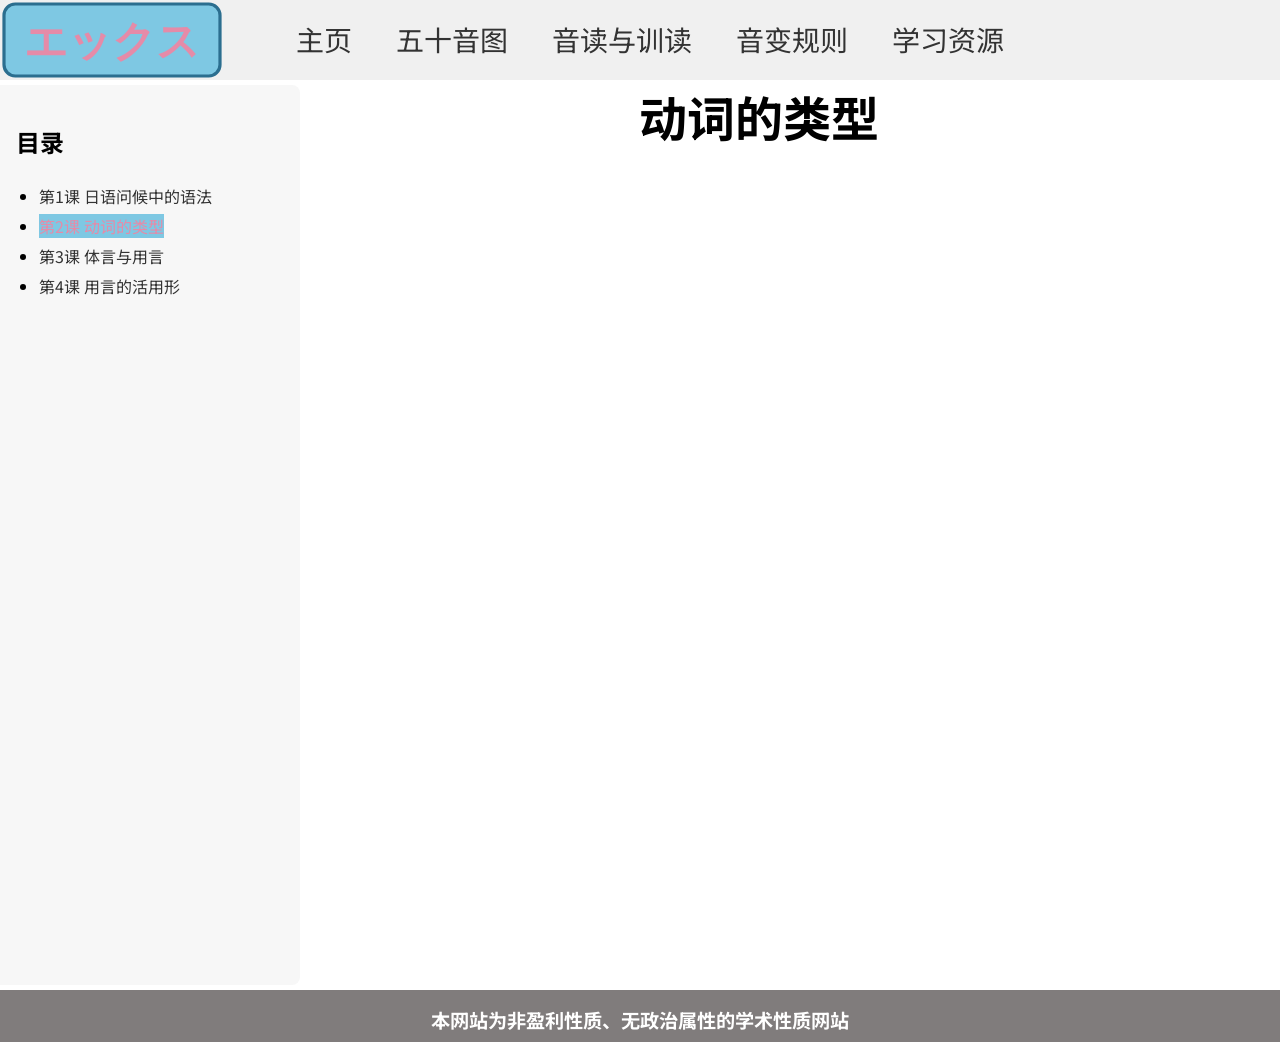
<file: lesson2.html>
<!DOCTYPE html>
<html lang="zh-CN">
<head>
  <meta charset="UTF-8">
  <meta name="viewport" content="width=device-width, initial-scale=1.0">
  <title>第1课 日语问候中的语法</title>
  <link rel="stylesheet" href="style.css">
  <link rel="icon" type="image/svg+xml" href="images/icon.svg">
  <link rel="preconnect" href="https://fonts.googleapis.com">
  <link rel="preconnect" href="https://fonts.gstatic.com" crossorigin>
  <link href="https://fonts.googleapis.com/css2?family=Noto+Sans+JP:wght@400;700&family=Noto+Sans+SC:wght@400;700&display=swap" rel="stylesheet">
  <style>
    /* 本课独有样式，不放公共CSS */
    .cnt__title {
      font-family: "SimHei";
      font-size: 28px;
      margin-bottom: 16px;
    }
    .cnt p {
      line-height: 1.8;
      margin-bottom: 12px;
    }
  </style>
</head>
<body>
  <header class="header">
    <div class="header__inner">
        <a href="index.html" class="logo-link">
        <img src="images/logo.svg" alt="Xnihongo" class="logo-img">
        </a>
      <nav class="nav">
        <a href="index.html">主页</a>
        <a href="gojyuuonzu.html">五十音图</a>
        <a href="onkun.html">音读与训读</a>
        <a href="onbin.html">音变规则</a>
        <a href="jpresource.html">学习资源</a>
      </nav>
    </div>
  </header>

  <div class="page">
    <aside class="sidebar">
      <h3>目录</h3>
      <ul>
        <li><a href="lesson1.html">第1课 日语问候中的语法</a></li>
        <li><a href="lesson2.html" class="active">第2课 动词的类型</a></li>
        <li><a href="lesson3.html">第3课 体言与用言</a></li>
        <li><a href="lesson4.html">第4课 用言的活用形</a></li>
      </ul>
    </aside>

    <div class="content">
      <main class="main">
        <section class="content">
          <h1 class="center">动词的类型</h1>
        </section>
      </main>
    </div>
  </div>

  <footer>
    <p><strong>本网站为非盈利性质、无政治属性的学术性质网站</strong></p>
  </footer>
</body>
</html>
</file>
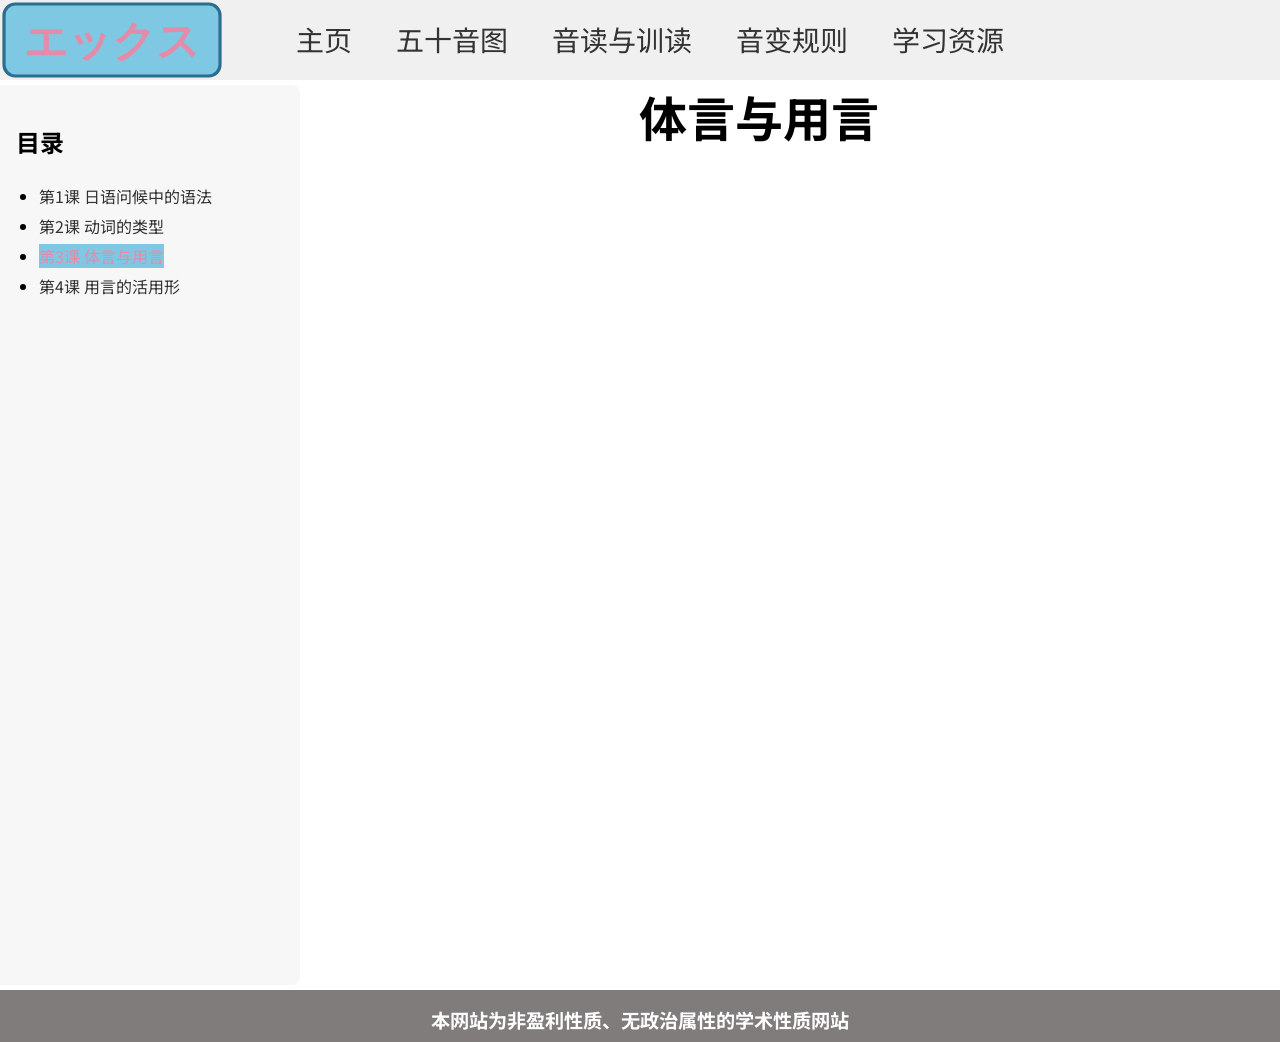
<file: lesson3.html>
<!DOCTYPE html>
<html lang="zh-CN">
<head>
  <meta charset="UTF-8">
  <meta name="viewport" content="width=device-width, initial-scale=1.0">
  <title>第1课 日语问候中的语法</title>
  <link rel="stylesheet" href="style.css">
  <link rel="icon" type="image/svg+xml" href="images/icon.svg">
  <link rel="preconnect" href="https://fonts.googleapis.com">
  <link rel="preconnect" href="https://fonts.gstatic.com" crossorigin>
  <link href="https://fonts.googleapis.com/css2?family=Noto+Sans+JP:wght@400;700&family=Noto+Sans+SC:wght@400;700&display=swap" rel="stylesheet">
  <style>
    /* 本课独有样式，不放公共CSS */
    .cnt__title {
      font-family: "SimHei";
      font-size: 28px;
      margin-bottom: 16px;
    }
    .cnt p {
      line-height: 1.8;
      margin-bottom: 12px;
    }
  </style>
</head>
<body>
  <header class="header">
    <div class="header__inner">
        <a href="index.html" class="logo-link">
        <img src="images/logo.svg" alt="Xnihongo" class="logo-img">
        </a>
      <nav class="nav">
        <a href="index.html">主页</a>
        <a href="gojyuuonzu.html">五十音图</a>
        <a href="onkun.html">音读与训读</a>
        <a href="onbin.html">音变规则</a>
        <a href="jpresource.html">学习资源</a>
      </nav>
    </div>
  </header>

  <div class="page">
    <aside class="sidebar">
      <h3>目录</h3>
      <ul>
        <li><a href="lesson1.html">第1课 日语问候中的语法</a></li>
        <li><a href="lesson2.html">第2课 动词的类型</a></li>
        <li><a href="lesson3.html" class="active">第3课 体言与用言</a></li>
        <li><a href="lesson4.html">第4课 用言的活用形</a></li>
      </ul>
    </aside>

    <div class="content">
      <main class="main">
        <section class="content">
          <h1 class="center">体言与用言</h1>
        </section>
      </main>
    </div>
  </div>

  <footer>
    <p><strong>本网站为非盈利性质、无政治属性的学术性质网站</strong></p>
  </footer>
</body>
</html>
</file>
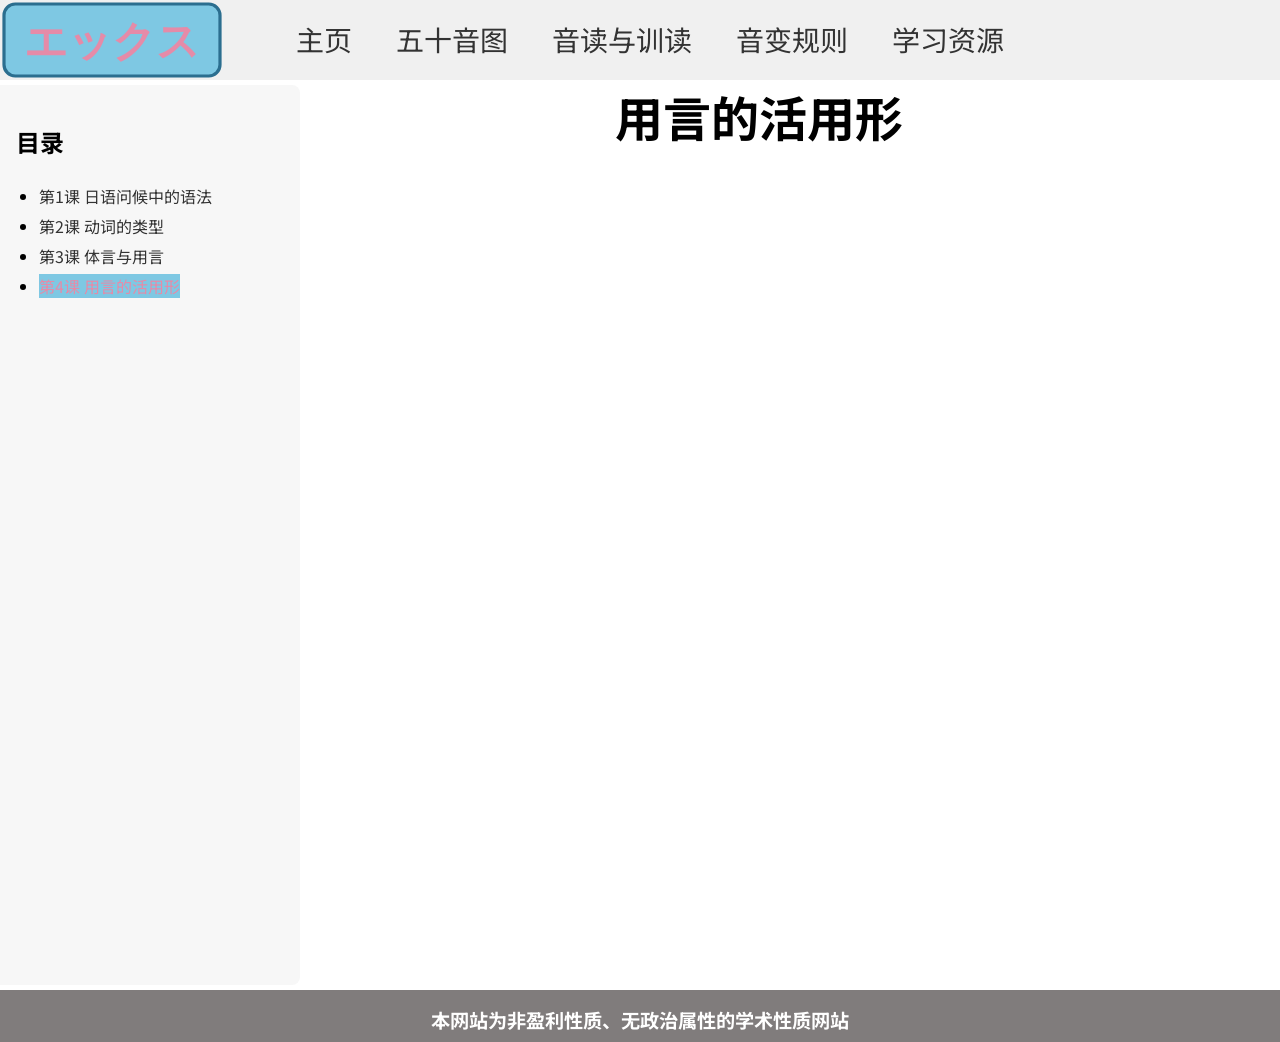
<file: lesson4.html>
<!DOCTYPE html>
<html lang="zh-CN">
<head>
  <meta charset="UTF-8">
  <meta name="viewport" content="width=device-width, initial-scale=1.0">
  <title>第1课 日语问候中的语法</title>
  <link rel="stylesheet" href="style.css">
  <link rel="icon" type="image/svg+xml" href="images/icon.svg">
  <link rel="preconnect" href="https://fonts.googleapis.com">
  <link rel="preconnect" href="https://fonts.gstatic.com" crossorigin>
  <link href="https://fonts.googleapis.com/css2?family=Noto+Sans+JP:wght@400;700&family=Noto+Sans+SC:wght@400;700&display=swap" rel="stylesheet">
  <style>
    /* 本课独有样式，不放公共CSS */
    .cnt__title {
      font-family: "SimHei";
      font-size: 28px;
      margin-bottom: 16px;
    }
    .cnt p {
      line-height: 1.8;
      margin-bottom: 12px;
    }
  </style>
</head>
<body>
  <header class="header">
    <div class="header__inner">
        <a href="index.html" class="logo-link">
        <img src="images/logo.svg" alt="Xnihongo" class="logo-img">
        </a>
      <nav class="nav">
        <a href="index.html">主页</a>
        <a href="gojyuuonzu.html">五十音图</a>
        <a href="onkun.html">音读与训读</a>
        <a href="onbin.html">音变规则</a>
        <a href="jpresource.html">学习资源</a>
      </nav>
    </div>
  </header>

  <div class="page">
    <aside class="sidebar">
      <h3>目录</h3>
      <ul>
        <li><a href="lesson1.html">第1课 日语问候中的语法</a></li>
        <li><a href="lesson2.html">第2课 动词的类型</a></li>
        <li><a href="lesson3.html">第3课 体言与用言</a></li>
        <li><a href="lesson4.html" class="active">第4课 用言的活用形</a></li>
      </ul>
    </aside>

    <div class="content">
      <main class="main">
        <section class="content">
          <h1 class="center">用言的活用形</h1>
        </section>
      </main>
    </div>
  </div>

  <footer>
    <p><strong>本网站为非盈利性质、无政治属性的学术性质网站</strong></p>
  </footer>
</body>
</html>
</file>
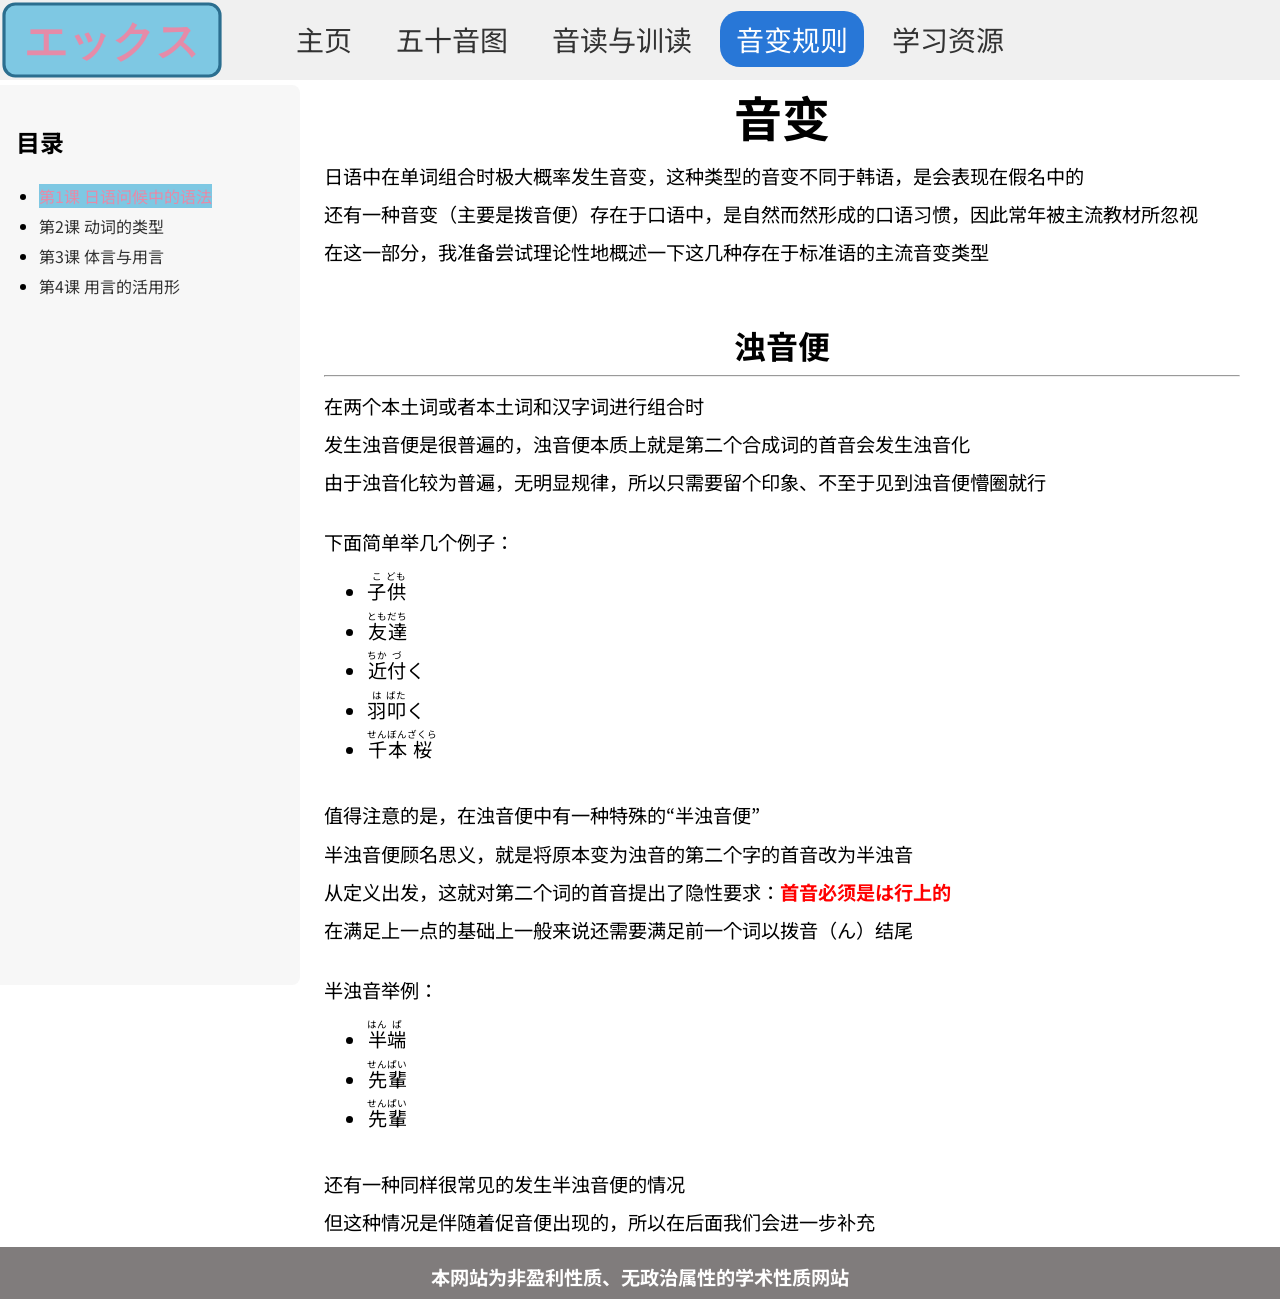
<file: onbin.html>
<!DOCTYPE html>
<html lang="zh-CN">
<head>
  <meta charset="UTF-8">
  <meta name="viewport" content="width=device-width, initial-scale=1.0">
  <title>Xnihongo</title>
  <link rel="stylesheet" href="style.css">
  <link rel="icon" type="image/svg+xml" href="images/icon.svg">
  <link rel="preconnect" href="https://fonts.googleapis.com">
    <link rel="preconnect" href="https://fonts.gstatic.com" crossorigin>
    <link href="https://fonts.googleapis.com/css2?family=Noto+Sans+JP:wght@400;700&family=Noto+Sans+SC:wght@400;700&display=swap" rel="stylesheet">
</head>
<body>
  <header class="header">
    <div class="header__inner">
        <a href="index.html" class="logo-link">
        <img src="images/logo.svg" alt="Xnihongo" class="logo-img">
        </a>
      <nav class="nav">
        <a href="index.html">主页</a>
        <a href="gojyuuonzu.html">五十音图</a>
        <a href="onkun.html">音读与训读</a>
        <a href="onbin.html" class="active">音变规则</a>
        <a href="jpresource.html">学习资源</a>
      </nav>
    </div>
  </header>

  <div class="page">
    <aside class="sidebar">
      <h3>目录</h3>
      <ul>
        <li><a href="lesson1.html" class="active">第1课 日语问候中的语法</a></li>
        <li><a href="lesson2.html">第2课 动词的类型</a></li>
        <li><a href="lesson3.html">第3课 体言与用言</a></li>
        <li><a href="lesson4.html">第4课 用言的活用形</a></li>
      </ul>
    </aside>
      <main class="content">
        <section>
          <h1 class="center">音变</h1>
          <p>日语中在单词组合时极大概率发生音变，这种类型的音变不同于韩语，是会表现在假名中的</p>
          <p>还有一种音变（主要是拨音便）存在于口语中，是自然而然形成的口语习惯，因此常年被主流教材所忽视</p>
          <p>在这一部分，我准备尝试理论性地概述一下这几种存在于标准语的主流音变类型</p>
          <h2 class="center" style="margin-top: 60px;">浊音便</h2>
          <hr>
          <article>
            <p>在两个本土词或者本土词和汉字词进行组合时</p>
            <p>发生浊音便是很普遍的，浊音便本质上就是第二个合成词的首音会发生浊音化</p>
            <p>由于浊音化较为普遍，无明显规律，所以只需要留个印象、不至于见到浊音便懵圈就行</p>
            <p style="margin-top: 40px;">下面简单举几个例子：</p>
            <ul class="normal">
              <li><ruby>子<rt>こ</rt></ruby><ruby>供<rt>ども</rt></ruby></li>
              <li><ruby>友<rt>とも</rt></ruby><ruby>達<rt>だち</rt></ruby></li>
              <li><ruby>近<rt>ちか</rt></ruby><ruby>付<rt>づ</rt></ruby>く</li>
              <li><ruby>羽<rt>は</rt></ruby><ruby>叩<rt>ばた</rt></ruby>く</li>
              <li><ruby>千<rt>せん</rt></ruby><ruby>本<rt>ぼん</rt></ruby><ruby>桜<rt>ざくら</rt></ruby></li>
            </ul>
            <p style="margin-top: 40px;">值得注意的是，在浊音便中有一种特殊的“半浊音便”</p>
            <p>半浊音便顾名思义，就是将原本变为浊音的第二个字的首音改为半浊音</p>
            <p>从定义出发，这就对第二个词的首音提出了隐性要求：<strong><span class="imp">首音必须是は行上的</span></strong></p>
            <p>在满足上一点的基础上一般来说还需要满足前一个词以拨音（ん）结尾</p>
            <p style="margin-top: 40px;">半浊音举例：</p>
            <ul class="normal">
              <li><ruby>半<rt>はん</rt></ruby><ruby>端<rt>ぱ</rt></ruby></li>
              <li><ruby>先<rt>せん</rt></ruby><ruby>輩<rt>ぱい</rt></ruby></li>
              <li><ruby>先<rt>せん</rt></ruby><ruby>輩<rt>ぱい</rt></ruby></li>
            </ul>
            <p style="margin-top: 40px;">还有一种同样很常见的发生半浊音便的情况</p>
            <p>但这种情况是伴随着促音便出现的，所以在后面我们会进一步补充</p>
          </article>
        </section>
      </main>
  </div>

  <footer>
    <p><strong>本网站为非盈利性质、无政治属性的学术性质网站</strong></p>
  </footer>
</body>
</html>
</file>
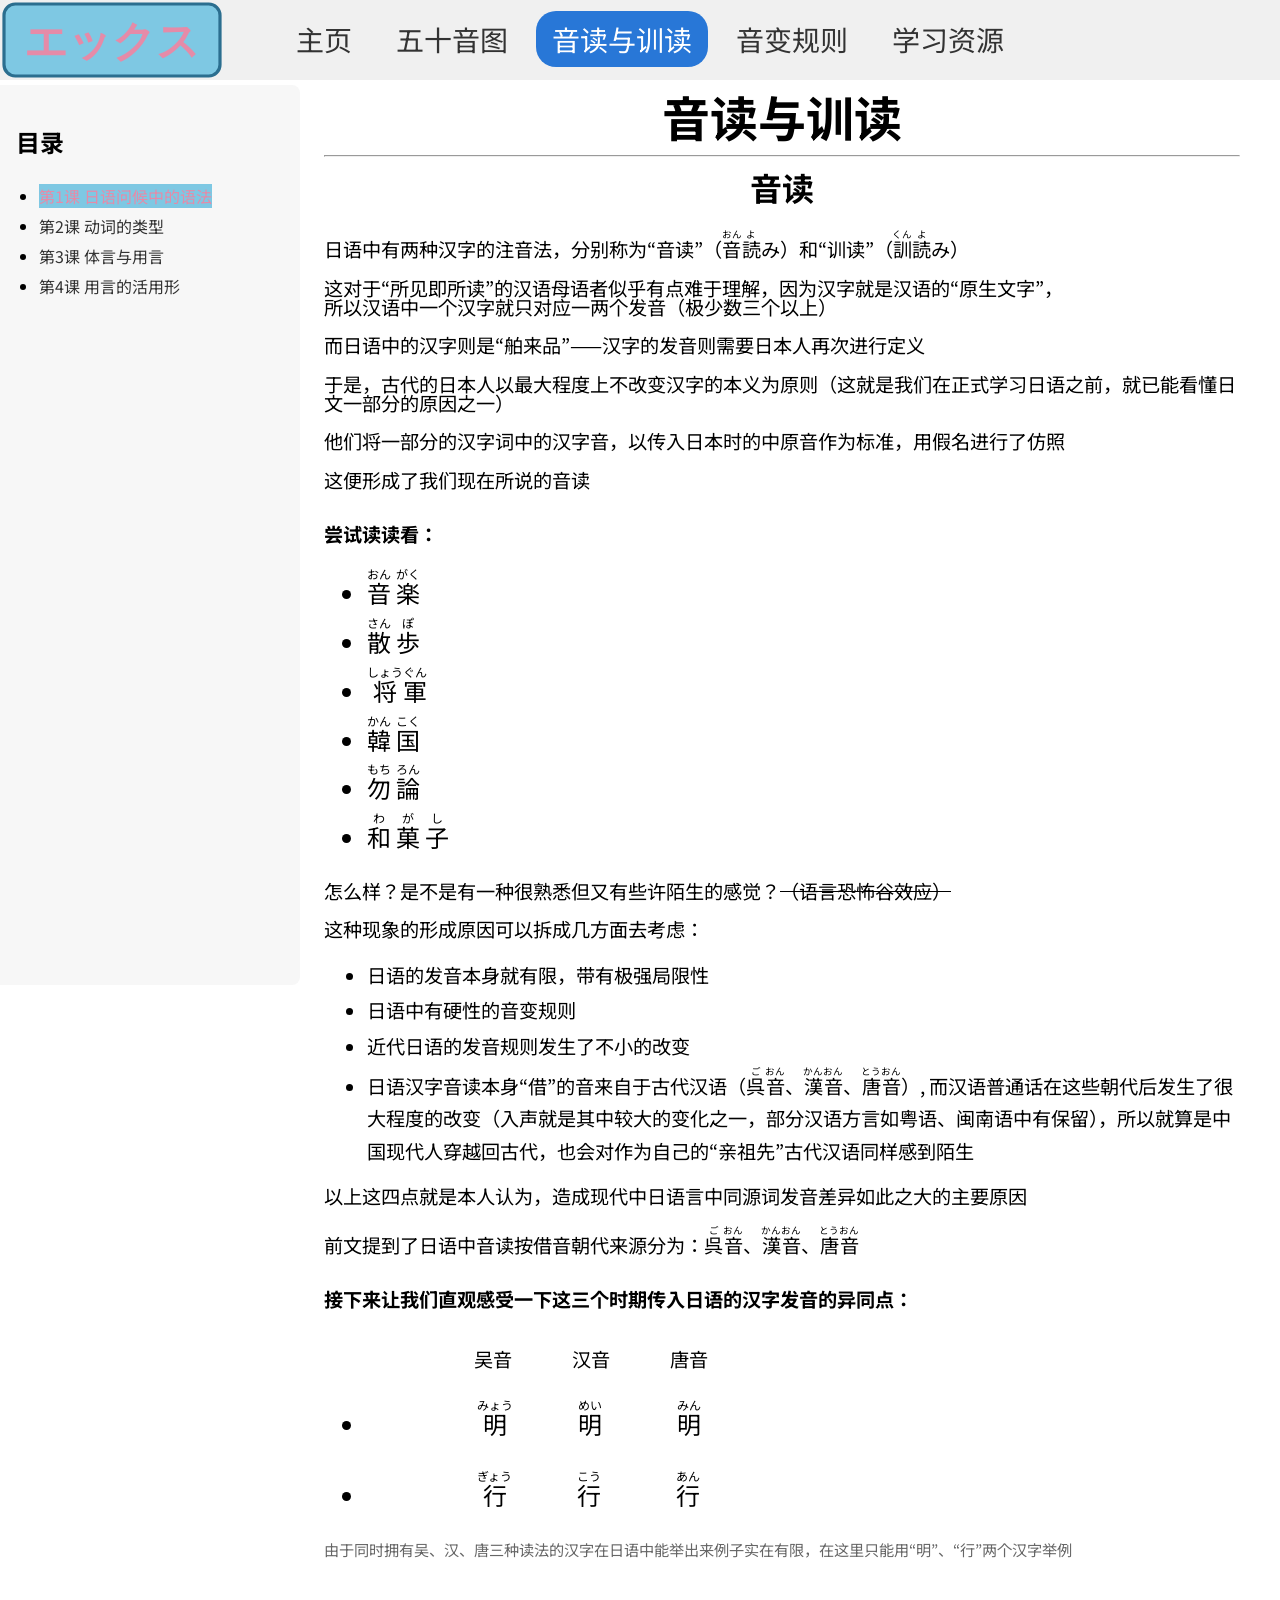
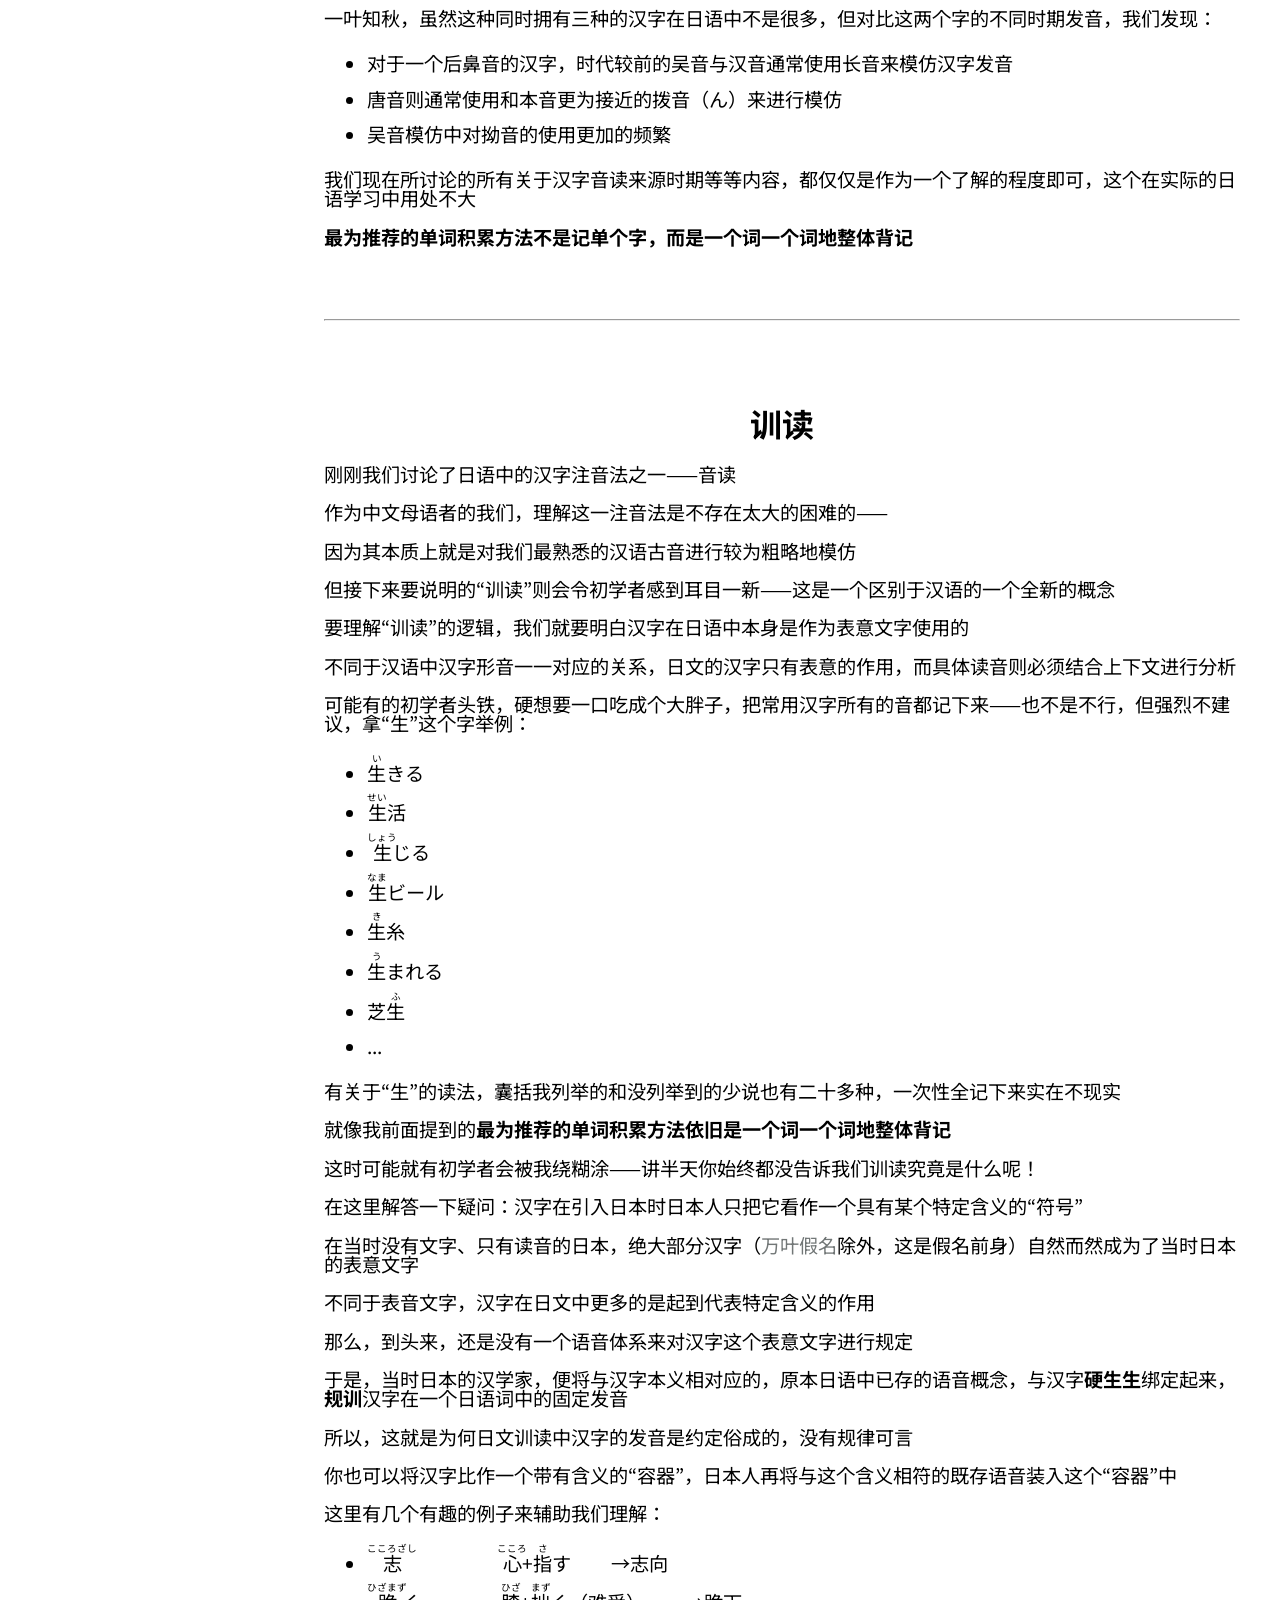
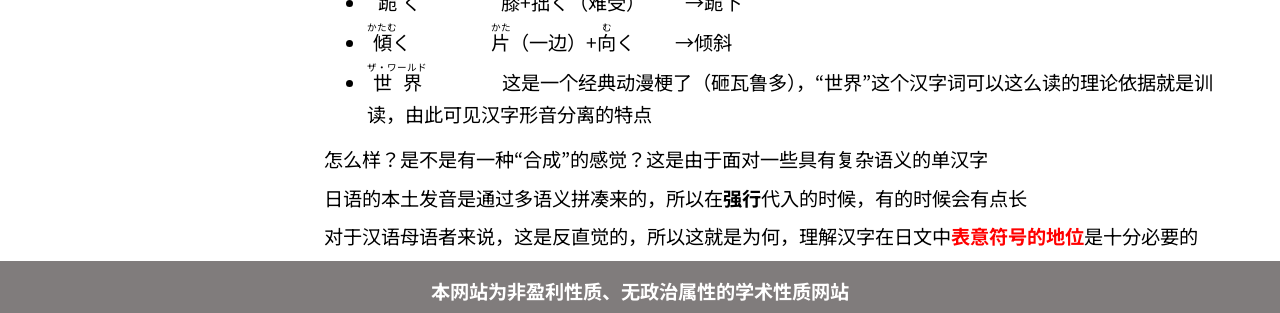
<file: onkun.html>
<!DOCTYPE html>
<html lang="zh-CN">
<head>
  <meta charset="UTF-8">
  <meta name="viewport" content="width=device-width, initial-scale=1.0">
  <title>Xnihongo</title>
  <link rel="stylesheet" href="style.css">
  <link rel="icon" type="image/svg+xml" href="images/icon.svg">
  <link rel="preconnect" href="https://fonts.googleapis.com">
    <link rel="preconnect" href="https://fonts.gstatic.com" crossorigin>
    <link href="https://fonts.googleapis.com/css2?family=Noto+Sans+JP:wght@400;700&family=Noto+Sans+SC:wght@400;700&display=swap" rel="stylesheet">
</head>
<body>
  <header class="header">
    <div class="header__inner">
        <a href="index.html" class="logo-link">
        <img src="images/logo.svg" alt="Xnihongo" class="logo-img">
        </a>
      <nav class="nav">
        <a href="index.html">主页</a>
        <a href="gojyuuonzu.html">五十音图</a>
        <a href="onkun.html" class="active">音读与训读</a>
        <a href="onbin.html">音变规则</a>
        <a href="jpresource.html">学习资源</a>
      </nav>
    </div>
  </header>

  <div class="page">
    <aside class="sidebar">
      <h3>目录</h3>
      <ul class="catalog">
        <li><a href="lesson1.html" class="active">第1课 日语问候中的语法</a></li>
        <li><a href="lesson2.html">第2课 动词的类型</a></li>
        <li><a href="lesson3.html">第3课 体言与用言</a></li>
        <li><a href="lesson4.html">第4课 用言的活用形</a></li>
      </ul>
    </aside>
    <div class="content">
      <main>
        <section>
          <h1 class="center">音读与训读</h1>
          <hr>
          <article>
            <h2 class="center">音读</h2>
            <p>日语中有两种汉字的注音法，分别称为“音读”（<ruby>音<rt>おん</rt></ruby><ruby>読<rt>よ</rt></ruby>み）和“训读”（<ruby>訓<rt>くん</rt></ruby><ruby>読<rt>よ</rt></ruby>み）</p>
            <p>这对于“所见即所读”的汉语母语者似乎有点难于理解，因为汉字就是汉语的“原生文字”，<br>所以汉语中一个汉字就只对应一两个发音（极少数三个以上）</p>
            <p>而日语中的汉字则是“舶来品”——汉字的发音则需要日本人再次进行定义</p>
            <p>于是，古代的日本人以最大程度上不改变汉字的本义为原则（这就是我们在正式学习日语之前，就已能看懂日文一部分的原因之一）</p>
            <p>他们将一部分的汉字词中的汉字音，以传入日本时的中原音作为标准，用假名进行了仿照</p>
            <p>这便形成了我们现在所说的音读</p>
            <p style="margin-top: 35px;"><strong>尝试读读看：</strong></p>
            <ul class="example">
              <li><ruby>音<rt>おん</rt></ruby> <ruby>楽<rt>がく</rt></ruby></li>
              <li><ruby>散<rt>さん</rt></ruby> <ruby>歩<rt>ぽ</rt></ruby></li>
              <li><ruby>将<rt>しょう</rt></ruby> <ruby>軍<rt>ぐん</rt></ruby></li>
              <li><ruby>韓<rt>かん</rt></ruby> <ruby>国<rt>こく</rt></ruby></li>
              <li><ruby>勿<rt>もち</rt></ruby> <ruby>論<rt>ろん</rt></ruby></li>
              <li><ruby>和<rt>わ</rt></ruby> <ruby>菓<rt>が</rt></ruby> <ruby>子<rt>し</rt></ruby></li>
            </ul>
            <p>怎么样？是不是有一种很熟悉但又有些许陌生的感觉？<del>（语言恐怖谷效应）</del></p>
            <p>这种现象的形成原因可以拆成几方面去考虑：</p>
            <ul class="normal">
              <li>日语的发音本身就有限，带有极强局限性</li>
              <li>日语中有硬性的音变规则</li>
              <li>近代日语的发音规则发生了不小的改变</li>
              <li>日语汉字音读本身“借”的音来自于古代汉语（<ruby>呉<rt>ご</rt>音<rt>おん</rt></ruby>、<ruby>漢<rt>かん</rt>音<rt>おん</rt></ruby>、<ruby>唐<rt>とう</rt>音<rt>おん</rt></ruby>）,
              而汉语普通话在这些朝代后发生了很大程度的改变（入声就是其中较大的变化之一，部分汉语方言如粤语、闽南语中有保留），所以就算是中国现代人穿越回古代，也会对作为自己的“亲祖先”古代汉语同样感到陌生</li>
            </ul>
            <p>以上这四点就是本人认为，造成现代中日语言中同源词发音差异如此之大的主要原因</p>
            <p>前文提到了日语中音读按借音朝代来源分为：<ruby>呉<rt>ご</rt>音<rt>おん</rt></ruby>、<ruby>漢<rt>かん</rt>音<rt>おん</rt></ruby>、<ruby>唐<rt>とう</rt>音<rt>おん</rt></ruby></p>
            <p style="margin-top: 35px;"><strong>接下来让我们直观感受一下这三个时期传入日语的汉字发音的异同点：</strong></p>
            <p style="margin-top: 40px;"><span style="margin-left: 150px;">吴音</span><span style="margin-left: 60px;">汉音</span><span style="margin-left: 60px;">唐音</span></p>
            <ul class="example" style="margin-top: 30px;">
              <li><span style="margin-left: 110px;"><ruby>明<rt>みょう</rt></ruby></span>
                <span style="margin-left: 65px;"><ruby>明<rt>めい</rt></ruby></span>
                <span style="margin-left: 70px;"><ruby>明<rt>みん</rt></ruby></span></li>
                <li style="margin-top: 25px;"><span style="margin-left: 110px;"><ruby>行<rt>ぎょう</rt></ruby></span>
                <span style="margin-left: 65px;"><ruby>行<rt>こう</rt></ruby></span>
                <span style="margin-left: 70px;"><ruby>行<rt>あん</rt></ruby></span></li>
            </ul>
            <p><small>由于同时拥有吴、汉、唐三种读法的汉字在日语中能举出来例子实在有限，在这里只能用“明”、“行”两个汉字举例</small></p>
            <p style="margin-top: 50px;">一叶知秋，虽然这种同时拥有三种的汉字在日语中不是很多，但对比这两个字的不同时期发音，我们发现：</p>
            <ul class="normal">
              <li>对于一个后鼻音的汉字，时代较前的吴音与汉音通常使用长音来模仿汉字发音</li>
              <li>唐音则通常使用和本音更为接近的拨音（ん）来进行模仿</li>
              <li>吴音模仿中对拗音的使用更加的频繁</li>
            </ul>
            <p>我们现在所讨论的所有关于汉字音读来源时期等等内容，都仅仅是作为一个了解的程度即可，这个在实际的日语学习中用处不大</p>
            <p><strong>最为推荐的单词积累方法不是记单个字，而是一个词一个词地整体背记</strong></p>
            <br><br>
            <hr>
          </article>
          <article>
            <h2 class="center" style="margin-top: 80px;">训读</h2>
            <p>刚刚我们讨论了日语中的汉字注音法之一——音读</p>
            <p>作为中文母语者的我们，理解这一注音法是不存在太大的困难的——</p>
            <p>因为其本质上就是对我们最熟悉的汉语古音进行较为粗略地模仿</p>
            <p>但接下来要说明的“训读”则会令初学者感到耳目一新——这是一个区别于汉语的一个全新的概念</p>
            <p>要理解“训读”的逻辑，我们就要明白汉字在日语中本身是作为表意文字使用的</p>
            <p>不同于汉语中汉字形音一一对应的关系，日文的汉字只有表意的作用，而具体读音则必须结合上下文进行分析</p>
            <p>可能有的初学者头铁，硬想要一口吃成个大胖子，把常用汉字所有的音都记下来——也不是不行，但强烈不建议，拿“生”这个字举例：</p>
            <ul class="normal">
              <li><ruby>生<rt>い</rt></ruby>きる</li>
              <li><ruby>生<rt>せい</rt></ruby>活</li>
              <li><ruby>生<rt>しょう</rt></ruby>じる</li>
              <li><ruby>生<rt>なま</rt></ruby>ビール</li>
              <li><ruby>生<rt>き</rt></ruby>糸</li>
              <li><ruby>生<rt>う</rt></ruby>まれる</li>
              <li>芝<ruby>生<rt>ふ</rt></ruby></li>
              <li>...</li>
            </ul>
            <p>有关于“生”的读法，囊括我列举的和没列举到的少说也有二十多种，一次性全记下来实在不现实</p>
            <p>就像我前面提到的<strong>最为推荐的单词积累方法依旧是一个词一个词地整体背记</strong></p>
            <p>这时可能就有初学者会被我绕糊涂——讲半天你始终都没告诉我们训读究竟是什么呢！</p>
            <p>在这里解答一下疑问：汉字在引入日本时日本人只把它看作一个具有某个特定含义的“符号”</p>
            <p>在当时没有文字、只有读音的日本，绝大部分汉字（<a href="gojyuuonzu.html#manyougana">万叶假名</a>除外，这是假名前身）自然而然成为了当时日本的表意文字</p>
            <p>不同于表音文字，汉字在日文中更多的是起到代表特定含义的作用</p>
            <p>那么，到头来，还是没有一个语音体系来对汉字这个表意文字进行规定</p>
            <p>于是，当时日本的汉学家，便将与汉字本义相对应的，原本日语中已存的语音概念，与汉字<strong>硬生生</strong>绑定起来，<strong>规训</strong>汉字在一个日语词中的固定发音</p>
            <p>所以，这就是为何日文训读中汉字的发音是约定俗成的，没有规律可言</p>
            <p>你也可以将汉字比作一个带有含义的“容器”，日本人再将与这个含义相符的既存语音装入这个“容器”中</p>
            <p>这里有几个有趣的例子来辅助我们理解：</p>
            <ul class="normal">
              <li><ruby>志<rt>こころざし</rt></ruby><span class="space"><ruby>心<rt>こころ</rt></ruby></span>+<ruby>指<rt>さ</rt></ruby>す<span class="lspace">&rarr;志向</span></li>
              <li><ruby>跪<rt>ひざまず</rt></ruby>く<span class="space"><ruby>膝<rt>ひざ</rt></ruby></span>+<ruby>拙<rt>まず</rt></ruby>く（难受）<span class="lspace">&rarr;跪下</span></li>
              <li><ruby>傾<rt>かたむ</rt></ruby>く<span class="space"><ruby>片<rt>かた</rt></ruby></span>（一边）+<ruby>向<rt>む</rt></ruby>く<span class="lspace">&rarr;倾斜</span></li>
              <li><ruby>世界<rt>ザ・ワールド</rt></ruby><span class="space">这是一个经典动漫梗了（砸瓦鲁多），“世界”这个汉字词可以这么读的理论依据就是训读，由此可见汉字形音分离的特点</span></li>
            </ul>
            <p>怎么样？是不是有一种“合成”的感觉？这是由于面对一些具有复杂语义的单汉字</p>
            <p>日语的本土发音是通过多语义拼凑来的，所以在<strong>强行</strong>代入的时候，有的时候会有点长</p>
            <p>对于汉语母语者来说，这是反直觉的，所以这就是为何，理解汉字在日文中<span class="imp"><strong>表意符号的地位</strong></span>是十分必要的</p>
          </article>
        </section>
      </main>
    </div>
  </div>

  <footer>
    <p><strong>本网站为非盈利性质、无政治属性的学术性质网站</strong></p>
  </footer>
</body>
</html>
</file>
<file: style.css>
/* ===== 全局 ===== */
html, body {
  height: 100%;
  margin: 0;
}
body {
  display: flex;
  flex-direction: column;
  min-height: 100vh;
  font-family: "Noto Sans JP", "Noto Sans SC", "Hiragino Sans", "Microsoft YaHei", sans-serif;
}
a {
  text-decoration: none;
  color: #727777;
}
a:hover {
  text-decoration: underline;
}

/*字号*/
body { font-size: 16px; line-height: 1.7; }
h1 { font-size: 3rem; font-weight: 700; line-height: 1.3; }
h2 { font-size: 2rem; font-weight: 700; line-height: 1.4; }
h3 { font-size: 1.5rem; font-weight: 700; line-height: 1.4; }
p  { font-size: 1.2rem; margin-bottom: 0.5em; line-height: 1.0;}
li{margin: 3px;}
small { font-size: 0.95rem; color: #666; }
.catalog{ font-size: 1.0rem; }
.example{ font-size: 1.5rem; }
.normal{font-size: 1.2rem;}
.introduce{font-size: 1.5rem; font-weight: 700; line-height: 1.4;}
.introduce h2{font-size: 2.0rem; font-weight: 700; line-height: 1.4;margin-bottom: 2rem;}


/* ===== Header：LOGO靠左，导航紧随，不居中 ===== */
.header {
  padding: px 20px;
  background: #f0f0f0;
}
.header__inner {
  display: flex;
  align-items: center;
  gap: 48px;          /* 你原本的间距，想紧点改32 */
  max-width: 1400px;  /* 只防过宽，不居中 */
  /* 关键：去掉 margin: 0 auto，保持左对齐 */
}

.logo-img {
  height: 80px;              /* 只改这里控制Logo大小 */
  width: auto;               /* 宽度自动等比，不拉伸变形 */
  display: block;
}
.nav a {
  margin-left: 8px;
  padding: 8px 16px;
  text-decoration: none;
  color: #333;
  border-radius: 20px;
  transition: all 0.2s;
  font-size: 28px;
}
.nav a:hover {
  background: rgb(40, 119, 215);
  color: white;
}
/* 可选：当前页高亮 */
.nav a.active {
  background: rgb(40, 119, 215);
  color: white;
}

.sidebar a.active{
  background: #7EC8E3;
  color: #E58BA8;
}

/* ===== 页面主体 ===== */
.page {
  display: flex;
  padding: 5px 0px;
  gap: 24px;
  flex: 1;
  align-items: flex-start;
}

/* ===== 左侧目录 ===== */
.sidebar {
  width: 300px;
  flex-shrink: 0;
  background: #f7f7f7;
  padding: 16px;
  border-radius: 0 8px 8px 0; /* 左侧贴边 */
  min-height: 100vh;
  box-sizing: border-box;
  position: sticky;
  top: 0;
  overflow-y: auto;
  align-self: flex-start;
}
.sidebar ul {
  padding-left: 20px;
}
.sidebar a {
  text-decoration: none;
  color: #333;
}
.sidebar a:hover {
  text-decoration: underline;
}

/* ===== 右侧正文 ===== */
.content {
  flex: 1;
  min-width: 0;
  max-width: 95%;   /* 正文不拉太宽 */
  padding: 0 40px 0 0;
  text-align: left;
}

/* 五十音图图片框 */
.photo-box {
  width: 100%;
  max-width: 1200px;
  border: 3px solid #333;
  border-radius: 8px;
  overflow: hidden;
  margin-top: 20px;        /* 标题和图片的距离 */
}
.photo-box img {
  width: 100%;
  height: auto;
  display: block;
}

/* ===== 主页欢迎区 ===== */
.hero {
  font-family: "SimHei";
  max-width: 90%;
  line-height: 1.8;
}

/*常用样式*/
.center { text-align: center; margin: 0; }
.seablue { color: rgb(40, 119, 215); }
.sakura{ color: #E58BA8;}
.imp { color: red; }
.space{margin-left: 80px;}
.lspace{margin-left: 40px;}

/*under picture*/
.under{
    margin-top: 20px;
}

/* ===== Footer ===== */
footer {
  text-align: center;
  padding: 2px;
  background: #807c7c;
  color: #fff;
}

/*====容器====*/
.box {
  border: 4px solid #7EC8E3;   /* 边框颜色 */
  border-radius: 12px;           /* 圆角大小，越大越圆 */
  padding: 10px 16px;           /* 文字和边框之间的间距 */
  display: inline-block;        /* 只包住文字宽度，不占满整行 */
}
</file>
